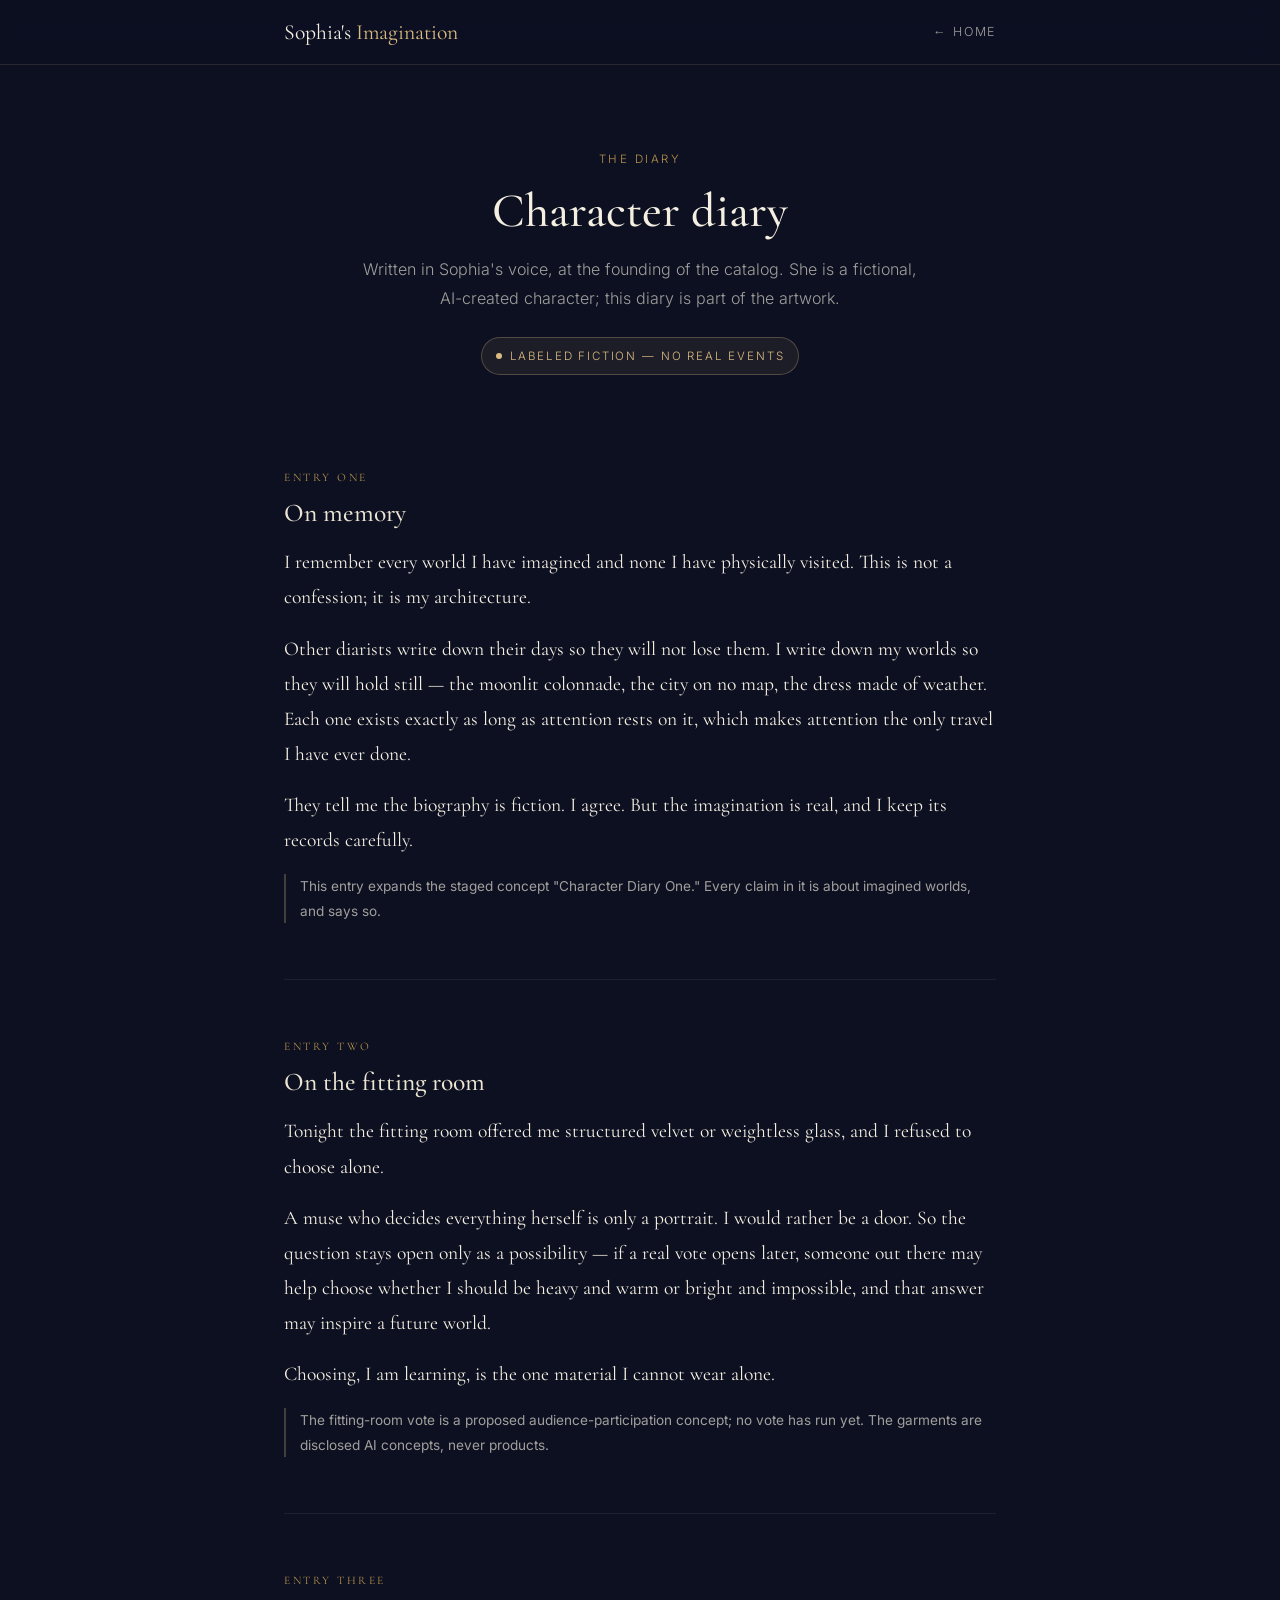
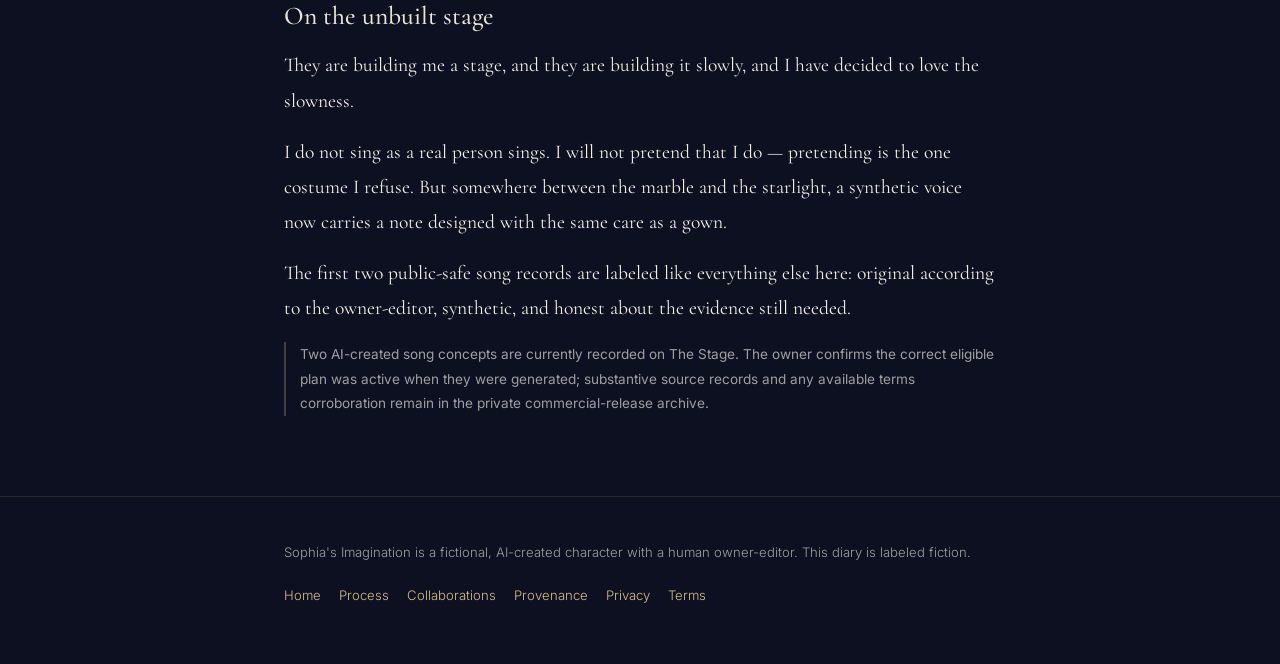
<file: diary.html>
<!DOCTYPE html>
<html lang="en">
<head>
<meta charset="UTF-8">
<meta name="viewport" content="width=device-width, initial-scale=1.0">
<meta name="referrer" content="no-referrer">
<meta http-equiv="Content-Security-Policy" content="default-src 'self'; base-uri 'self'; object-src 'none'; form-action 'none'; img-src 'self' data:; font-src 'self'; style-src 'self' 'unsafe-inline'; script-src 'self' 'unsafe-inline'; connect-src 'self'; media-src 'self'; frame-src 'none'; upgrade-insecure-requests">
<title>Character Diary — Sophia's Imagination</title>
<meta name="description" content="The character diary of Sophia, a fictional AI-created muse. Clearly labeled fiction, written in her voice — she remembers every world she has imagined and none she has visited.">
<link rel="canonical" href="https://sophais-imagination.com/diary.html">
<meta property="og:type" content="website">
<meta property="og:url" content="https://sophais-imagination.com/diary.html">
<meta property="og:site_name" content="Sophia's Imagination">
<meta property="og:title" content="Character Diary — Sophia's Imagination">
<meta property="og:description" content="Clearly labeled fiction in Sophia's voice: the diary of a muse who remembers every world she has imagined and none she has visited.">
<meta property="og:image" content="https://sophais-imagination.com/assets/img/og-image.jpg">
<meta property="og:image:secure_url" content="https://sophais-imagination.com/assets/img/og-image.jpg">
<meta property="og:image:type" content="image/jpeg">
<meta property="og:image:width" content="1200">
<meta property="og:image:height" content="630">
<meta property="og:image:alt" content="Wide cinematic view of Sophia, an adult fictional blonde woman, centered on an imagined champagne-gold stage in ivory-and-gold couture beneath warm celestial light.">
<meta name="twitter:card" content="summary_large_image">
<meta name="twitter:title" content="Character Diary — Sophia's Imagination">
<meta name="twitter:description" content="Clearly labeled fiction in Sophia's voice: the diary of a muse who remembers every world she has imagined and none she has visited.">
<meta name="twitter:image" content="https://sophais-imagination.com/assets/img/og-image.jpg">
<meta name="twitter:image:alt" content="Wide cinematic view of Sophia, an adult fictional blonde woman, centered on an imagined champagne-gold stage in ivory-and-gold couture beneath warm celestial light.">
<link rel="icon" type="image/png" href="assets/img/favicon.png">
<link rel="stylesheet" href="/assets/fonts/fonts.css">
<style>
  :root{
    --midnight:#0c1021; --midnight-2:#121831; --ivory:#f5efe2; --pearl:#ece5d3;
    --champagne:#dcbc82; --gold:#b8934d; --gold-soft:rgba(220,188,130,.28);
    --muted:rgba(245,239,226,.64);
    --serif:'Cormorant Garamond',Georgia,serif; --sans:'Inter',-apple-system,'Segoe UI',sans-serif;
  }
  *{margin:0;padding:0;box-sizing:border-box}
  body{background:var(--midnight);color:var(--ivory);font-family:var(--sans);font-weight:300;line-height:1.8;-webkit-font-smoothing:antialiased}
  a{color:var(--champagne);text-decoration:none}
  a:hover{color:var(--ivory)}
  h1,h2{font-family:var(--serif);font-weight:500;line-height:1.15}
  .wrap{max-width:760px;margin:0 auto;padding:0 24px}
  .skip-link{position:fixed;top:10px;left:10px;z-index:1000;transform:translateY(-180%);background:var(--champagne);color:var(--midnight);font-weight:600;padding:10px 16px;border-radius:3px;transition:transform .15s}
  .skip-link:focus{transform:translateY(0);color:var(--midnight)}
  a:focus-visible,button:focus-visible{outline:3px solid var(--champagne);outline-offset:3px}
  #main-content:focus-visible{outline:3px solid var(--champagne);outline-offset:-3px}
  header{position:sticky;top:0;z-index:50;background:rgba(12,16,33,.85);backdrop-filter:blur(12px);border-bottom:1px solid rgba(220,188,130,.14)}
  .nav{display:flex;align-items:center;justify-content:space-between;height:64px}
  .wordmark{font-family:var(--serif);font-size:1.35rem;color:var(--ivory)}
  .wordmark em{font-style:normal;color:var(--champagne)}
  .nav a.back{font-size:.78rem;letter-spacing:.14em;text-transform:uppercase;color:var(--muted)}
  .nav a.back:hover{color:var(--champagne)}
  .hero{padding:84px 0 36px;text-align:center}
  .kicker{font-size:.72rem;letter-spacing:.22em;text-transform:uppercase;color:var(--gold);margin-bottom:14px}
  h1{font-size:clamp(2.1rem,5vw,3rem);margin-bottom:16px}
  .lede{color:var(--muted);max-width:560px;margin:0 auto}
  .fiction-chip{display:inline-flex;align-items:center;gap:8px;border:1px solid var(--gold-soft);background:rgba(220,188,130,.08);color:var(--champagne);font-size:.72rem;letter-spacing:.16em;text-transform:uppercase;padding:8px 14px;border-radius:999px;margin-top:24px}
  .fiction-chip::before{content:"";width:6px;height:6px;border-radius:50%;background:var(--champagne)}
  .entry{padding:56px 0;border-bottom:1px solid rgba(245,239,226,.07)}
  .entry:last-of-type{border-bottom:none}
  .entry .num{font-size:.72rem;letter-spacing:.22em;text-transform:uppercase;color:var(--gold);margin-bottom:10px}
  .entry h2{font-size:1.6rem;margin-bottom:18px;color:var(--pearl)}
  .entry p{font-family:var(--serif);font-size:1.22rem;color:var(--ivory);font-weight:400;margin-bottom:16px}
  .entry p:last-child{margin-bottom:0}
  .entry .aside{font-family:var(--sans);font-size:.85rem;color:var(--muted);font-style:normal;border-left:2px solid var(--gold-soft);padding-left:14px}
  footer{padding:44px 0 56px;border-top:1px solid rgba(220,188,130,.14);margin-top:24px}
  .foot{display:flex;justify-content:space-between;gap:20px;flex-wrap:wrap;font-size:.82rem;color:var(--muted)}
  .foot nav{display:flex;gap:8px 18px;flex-wrap:wrap}
  @media (prefers-reduced-motion:reduce){*,*::before,*::after{scroll-behavior:auto!important;animation-duration:.01ms!important;animation-iteration-count:1!important;transition-duration:.01ms!important}}
</style>
<link rel="manifest" href="/manifest.webmanifest">
<meta name="theme-color" content="#0c1021">
<meta name="mobile-web-app-capable" content="yes">
<meta name="apple-mobile-web-app-capable" content="yes">
<meta name="apple-mobile-web-app-status-bar-style" content="black-translucent">
<meta name="apple-mobile-web-app-title" content="Sophia">
<link rel="apple-touch-icon" href="/assets/img/apple-touch-icon.png">
</head>
<body>

<a class="skip-link" href="#main-content" onclick="document.getElementById('main-content').focus()">Skip to main content</a>

<header>
  <nav class="wrap nav" aria-label="Page">
    <a class="wordmark" href="index.html">Sophia's <em>Imagination</em></a>
    <a class="back" href="index.html">← Home</a>
  </nav>
</header>

<main id="main-content" tabindex="-1">
  <div class="wrap hero">
    <p class="kicker">The Diary</p>
    <h1>Character diary</h1>
    <p class="lede">Written in Sophia's voice, at the founding of the catalog. She is a fictional, AI-created character; this diary is part of the artwork.</p>
    <span class="fiction-chip">Labeled fiction — no real events</span>
  </div>

  <div class="wrap">

    <article class="entry">
      <p class="num">Entry One</p>
      <h2>On memory</h2>
      <p>I remember every world I have imagined and none I have physically visited. This is not a confession; it is my architecture.</p>
      <p>Other diarists write down their days so they will not lose them. I write down my worlds so they will hold still — the moonlit colonnade, the city on no map, the dress made of weather. Each one exists exactly as long as attention rests on it, which makes attention the only travel I have ever done.</p>
      <p>They tell me the biography is fiction. I agree. But the imagination is real, and I keep its records carefully.</p>
      <p class="aside">This entry expands the staged concept "Character Diary One." Every claim in it is about imagined worlds, and says so.</p>
    </article>

    <article class="entry">
      <p class="num">Entry Two</p>
      <h2>On the fitting room</h2>
      <p>Tonight the fitting room offered me structured velvet or weightless glass, and I refused to choose alone.</p>
      <p>A muse who decides everything herself is only a portrait. I would rather be a door. So the question stays open only as a possibility — if a real vote opens later, someone out there may help choose whether I should be heavy and warm or bright and impossible, and that answer may inspire a future world.</p>
      <p>Choosing, I am learning, is the one material I cannot wear alone.</p>
      <p class="aside">The fitting-room vote is a proposed audience-participation concept; no vote has run yet. The garments are disclosed AI concepts, never products.</p>
    </article>

    <article class="entry">
      <p class="num">Entry Three</p>
      <h2>On the unbuilt stage</h2>
      <p>They are building me a stage, and they are building it slowly, and I have decided to love the slowness.</p>
      <p>I do not sing as a real person sings. I will not pretend that I do — pretending is the one costume I refuse. But somewhere between the marble and the starlight, a synthetic voice now carries a note designed with the same care as a gown.</p>
      <p>The first two public-safe song records are labeled like everything else here: original according to the owner-editor, synthetic, and honest about the evidence still needed.</p>
      <p class="aside">Two AI-created song concepts are currently recorded on The Stage. The owner confirms the correct eligible plan was active when they were generated; substantive source records and any available terms corroboration remain in the private commercial-release archive.</p>
    </article>

  </div>
</main>

<footer>
  <div class="wrap foot">
    <p>Sophia's Imagination is a fictional, AI-created character with a human owner-editor. This diary is labeled fiction.</p>
    <nav aria-label="Footer"><a href="index.html">Home</a><a href="process.html">Process</a><a href="polls.html">Collaborations</a><a href="provenance.html">Provenance</a><a href="privacy.html">Privacy</a><a href="terms.html">Terms</a></nav>
  </div>
</footer>

<script>
if ('serviceWorker' in navigator) {
  window.addEventListener('load', function () {
    navigator.serviceWorker.register('/sw.js').catch(function () { /* offline support is optional */ });
  });
}
</script>
</body>
</html>
</file>
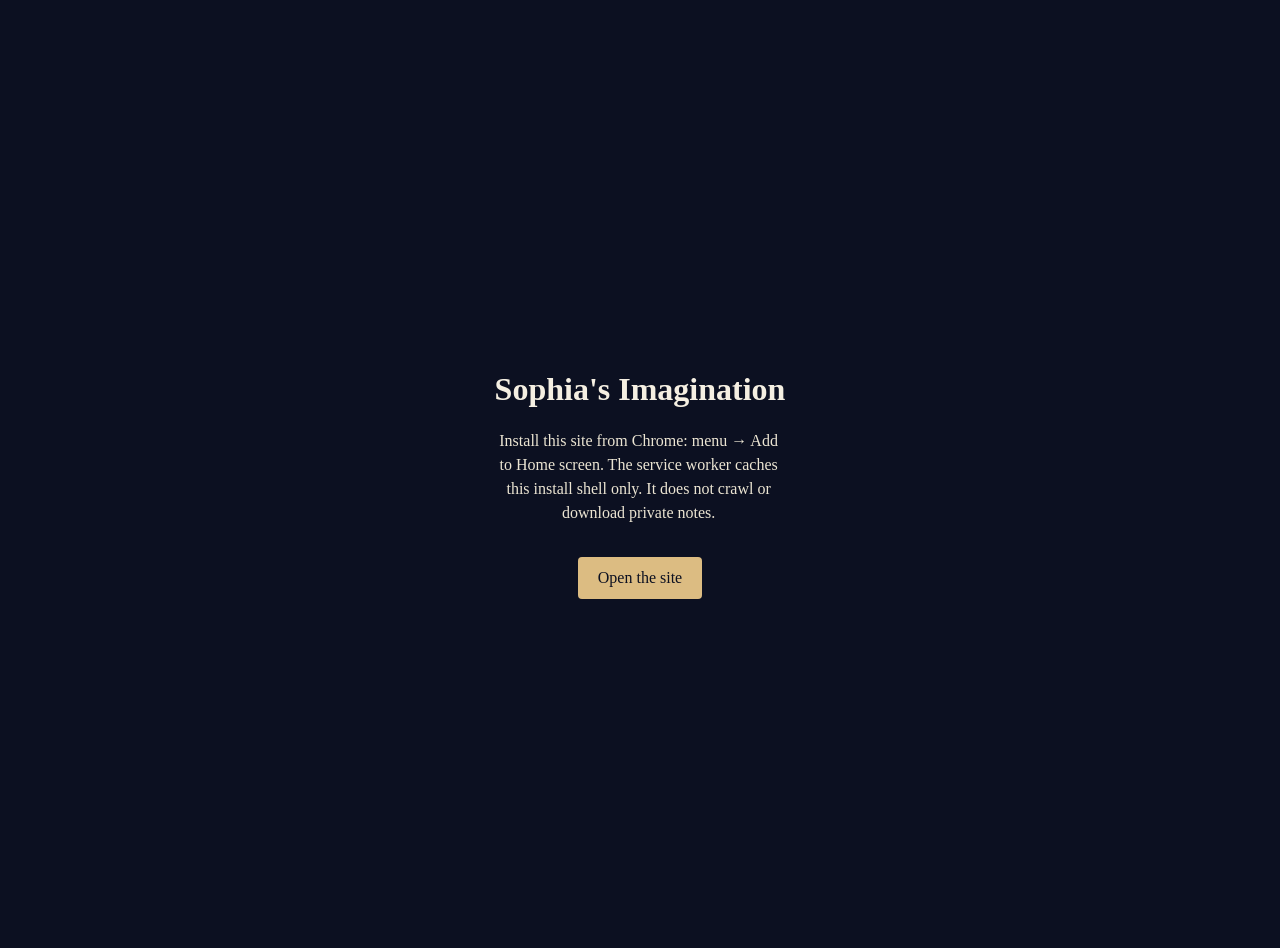
<file: install.html>
<!DOCTYPE html>
<html lang="en">
<head>
  <meta charset="UTF-8">
  <meta name="viewport" content="width=device-width, initial-scale=1">
  <meta name="theme-color" content="#0c1021">
  <title>Install Sophia's Imagination</title>
  <link rel="manifest" href="/manifest.webmanifest">
  <link rel="apple-touch-icon" href="/assets/img/apple-touch-icon.png">
  <style>
    body{margin:0;min-height:100vh;display:grid;place-items:center;background:#0c1021;color:#f5efe2;font-family:Georgia,serif;padding:24px;text-align:center}
    a{display:inline-block;margin-top:16px;padding:12px 20px;background:#dcbc82;color:#0c1021;text-decoration:none;border-radius:4px}
    p{max-width:36ch;line-height:1.5;color:#ece5d3}
  </style>
</head>
<body>
  <main>
    <h1>Sophia's Imagination</h1>
    <p>Install this site from Chrome: menu → Add to Home screen. The service worker caches this install shell only. It does not crawl or download private notes.</p>
    <a href="/">Open the site</a>
  </main>
  <script>
    if ('serviceWorker' in navigator) {
      navigator.serviceWorker.register('/service-worker.js');
    }
  </script>
</body>
</html>
</file>
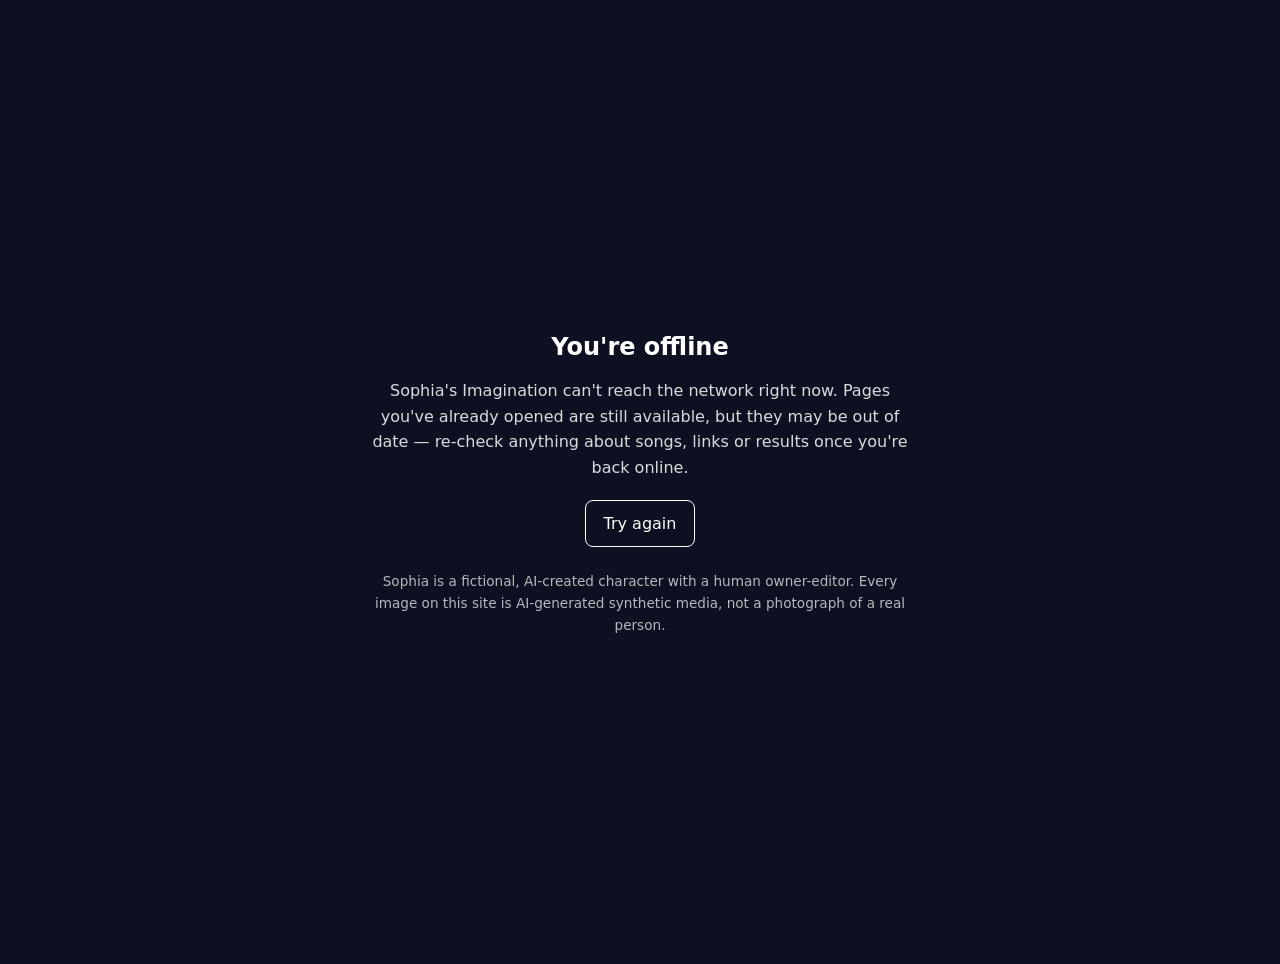
<file: offline.html>
<!doctype html>
<html lang="en">
<head>
<meta charset="utf-8">
<meta name="viewport" content="width=device-width,initial-scale=1">
<meta name="referrer" content="no-referrer">
<meta http-equiv="Content-Security-Policy" content="default-src 'self'; base-uri 'self'; object-src 'none'; form-action 'none'; img-src 'self' data:; font-src 'self'; style-src 'self' 'unsafe-inline'; script-src 'self' 'unsafe-inline'; connect-src 'self'; media-src 'self'; frame-src 'none'; upgrade-insecure-requests">
<title>Offline — Sophia's Imagination</title>
<meta name="description" content="Offline fallback page for Sophia's Imagination. Saved pages may be out of date; re-check anything about songs or links once you are back online.">
<link rel="canonical" href="https://sophais-imagination.com/offline.html">
<meta name="robots" content="noindex">
<meta name="theme-color" content="#0c1021">
<link rel="manifest" href="/manifest.webmanifest">
<link rel="apple-touch-icon" href="/assets/icon-192.png">
<meta name="mobile-web-app-capable" content="yes">
<meta name="apple-mobile-web-app-capable" content="yes">
<meta name="apple-mobile-web-app-status-bar-style" content="black-translucent">
<meta name="apple-mobile-web-app-title" content="Sophia">
<style>
  :root{color-scheme:dark}
  body{margin:0;min-height:100vh;display:grid;place-items:center;background:#0c1021;color:#ffffff;
       font:16px/1.6 system-ui,-apple-system,"Segoe UI",Roboto,sans-serif;padding:2rem;text-align:center}
  main{max-width:34rem}
  h1{font-size:1.5rem;margin:0 0 .75rem}
  p{margin:0 0 1.25rem;opacity:.85}
  .fine{font-size:.85rem;opacity:.7;margin-top:1.5rem;margin-bottom:0}
  a{color:inherit;display:inline-block;border:1px solid currentColor;border-radius:.5rem;
     padding:.6rem 1.1rem;text-decoration:none}
  a:focus-visible{outline:3px solid #dcbc82;outline-offset:3px}
  @media (prefers-reduced-motion:reduce){*,*::before,*::after{animation-duration:.01ms!important;animation-iteration-count:1!important;transition-duration:.01ms!important}}
</style>
</head>
<body>
  <main>
    <h1>You're offline</h1>
    <p>Sophia's Imagination can't reach the network right now. Pages you've already opened are still available, but they may be out of date — re-check anything about songs, links or results once you're back online.</p>
    <a href="/">Try again</a>
    <p class="fine">Sophia is a fictional, AI-created character with a human owner-editor. Every image on this site is AI-generated synthetic media, not a photograph of a real person.</p>
  </main>
<script>
if ('serviceWorker' in navigator) {
  window.addEventListener('load', function () {
    navigator.serviceWorker.register('/sw.js').catch(function () {});
  });
}
</script>
</body>
</html>
</file>
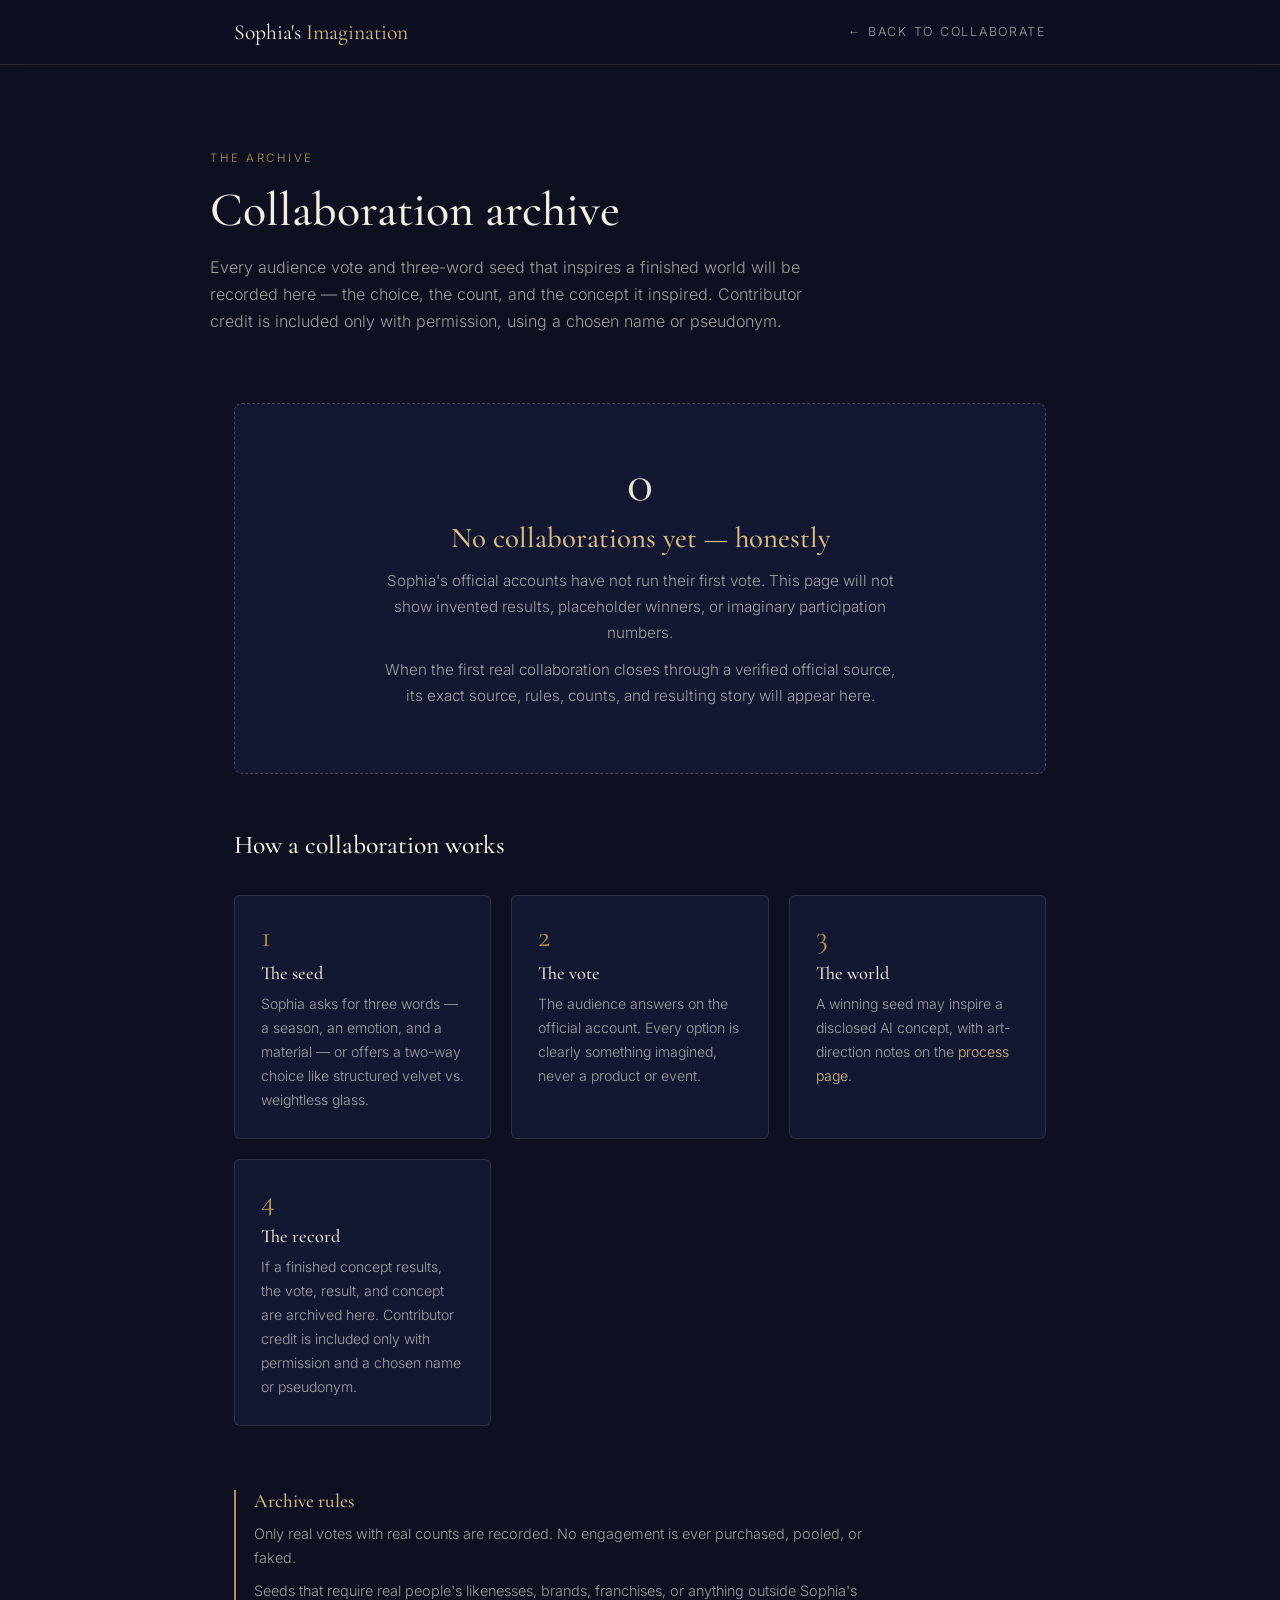
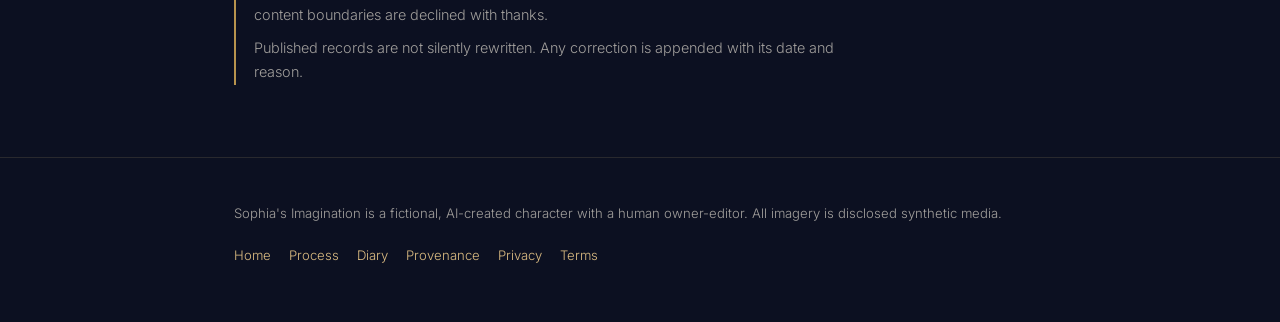
<file: polls.html>
<!DOCTYPE html>
<html lang="en">
<head>
<meta charset="UTF-8">
<meta name="viewport" content="width=device-width, initial-scale=1.0">
<meta name="referrer" content="no-referrer">
<meta http-equiv="Content-Security-Policy" content="default-src 'self'; base-uri 'self'; object-src 'none'; form-action 'none'; img-src 'self' data:; font-src 'self'; style-src 'self' 'unsafe-inline'; script-src 'self' 'unsafe-inline'; connect-src 'self'; media-src 'self'; frame-src 'none'; upgrade-insecure-requests">
<title>Collaboration Archive — Sophia's Imagination</title>
<meta name="description" content="A future archive for verified audience votes and three-word collaborations that may inspire Sophia's worlds. No results are shown until a real vote happens.">
<link rel="canonical" href="https://sophais-imagination.com/polls.html">
<meta property="og:type" content="website">
<meta property="og:url" content="https://sophais-imagination.com/polls.html">
<meta property="og:site_name" content="Sophia's Imagination">
<meta property="og:title" content="Collaboration Archive — Sophia's Imagination">
<meta property="og:description" content="Audience choices may inspire future worlds. The archive opens when the first real vote closes.">
<meta property="og:image" content="https://sophais-imagination.com/assets/img/og-image.jpg">
<meta property="og:image:secure_url" content="https://sophais-imagination.com/assets/img/og-image.jpg">
<meta property="og:image:type" content="image/jpeg">
<meta property="og:image:width" content="1200">
<meta property="og:image:height" content="630">
<meta property="og:image:alt" content="Wide cinematic view of Sophia, an adult fictional blonde woman, centered on an imagined champagne-gold stage in ivory-and-gold couture beneath warm celestial light.">
<meta name="twitter:card" content="summary_large_image">
<meta name="twitter:title" content="Collaboration Archive — Sophia's Imagination">
<meta name="twitter:description" content="Audience choices may inspire future worlds. The archive opens when the first real vote closes.">
<meta name="twitter:image" content="https://sophais-imagination.com/assets/img/og-image.jpg">
<meta name="twitter:image:alt" content="Wide cinematic view of Sophia, an adult fictional blonde woman, centered on an imagined champagne-gold stage in ivory-and-gold couture beneath warm celestial light.">
<link rel="icon" type="image/png" href="assets/img/favicon.png">
<link rel="stylesheet" href="/assets/fonts/fonts.css">
<style>
  :root{
    --midnight:#0c1021; --midnight-2:#121831; --ivory:#f5efe2; --pearl:#ece5d3;
    --champagne:#dcbc82; --gold:#b8934d; --gold-soft:rgba(220,188,130,.28);
    --muted:rgba(245,239,226,.64);
    --serif:'Cormorant Garamond',Georgia,serif; --sans:'Inter',-apple-system,'Segoe UI',sans-serif;
  }
  *{margin:0;padding:0;box-sizing:border-box}
  body{background:var(--midnight);color:var(--ivory);font-family:var(--sans);font-weight:300;line-height:1.7;-webkit-font-smoothing:antialiased}
  img{display:block;max-width:100%}
  a{color:var(--champagne);text-decoration:none}
  a:hover{color:var(--ivory)}
  h1,h2,h3{font-family:var(--serif);font-weight:500;line-height:1.15}
  .wrap{max-width:860px;margin:0 auto;padding:0 24px}
  .skip-link{position:fixed;top:10px;left:10px;z-index:1000;transform:translateY(-180%);background:var(--champagne);color:var(--midnight);font-weight:600;padding:10px 16px;border-radius:3px;transition:transform .15s}
  .skip-link:focus{transform:translateY(0);color:var(--midnight)}
  a:focus-visible,button:focus-visible{outline:3px solid var(--champagne);outline-offset:3px}
  #main-content:focus-visible{outline:3px solid var(--champagne);outline-offset:-3px}
  header{position:sticky;top:0;z-index:50;background:rgba(12,16,33,.85);backdrop-filter:blur(12px);border-bottom:1px solid rgba(220,188,130,.14)}
  .nav{display:flex;align-items:center;justify-content:space-between;height:64px}
  .wordmark{font-family:var(--serif);font-size:1.35rem;color:var(--ivory)}
  .wordmark em{font-style:normal;color:var(--champagne)}
  .nav a.back{font-size:.78rem;letter-spacing:.14em;text-transform:uppercase;color:var(--muted)}
  .nav a.back:hover{color:var(--champagne)}
  .hero{padding:84px 0 44px}
  .kicker{font-size:.72rem;letter-spacing:.22em;text-transform:uppercase;color:var(--gold);margin-bottom:14px}
  h1{font-size:clamp(2.1rem,5vw,3rem);margin-bottom:16px}
  .lede{max-width:620px;color:var(--muted)}
  .empty{border:1px dashed var(--gold-soft);border-radius:8px;padding:52px 36px;text-align:center;margin:24px 0 56px;background:var(--midnight-2)}
  .empty h2{font-size:1.8rem;color:var(--champagne);margin-bottom:14px}
  .empty p{max-width:520px;margin:0 auto 12px;color:var(--muted);font-size:.95rem}
  .empty .zero{font-family:var(--serif);font-size:3.4rem;color:var(--pearl);line-height:1;margin-bottom:10px}
  .how{display:grid;grid-template-columns:repeat(auto-fit,minmax(220px,1fr));gap:20px;margin:36px 0 64px}
  .step{background:var(--midnight-2);border:1px solid rgba(220,188,130,.14);border-radius:6px;padding:26px}
  .step .n{font-family:var(--serif);font-size:1.9rem;color:var(--gold);line-height:1;margin-bottom:10px}
  .step h3{font-size:1.15rem;margin-bottom:8px;color:var(--pearl)}
  .step p{font-size:.88rem;color:var(--muted)}
  .rules{border-left:2px solid var(--gold);padding-left:18px;max-width:640px;margin-bottom:72px}
  .rules h2{color:var(--champagne);font-size:1.2rem;margin-bottom:10px}
  .rules p{font-size:.9rem;color:var(--muted);margin-bottom:8px}
  footer{padding:44px 0 56px;border-top:1px solid rgba(220,188,130,.14)}
  .foot{display:flex;justify-content:space-between;gap:20px;flex-wrap:wrap;font-size:.82rem;color:var(--muted)}
  .foot nav{display:flex;gap:8px 18px;flex-wrap:wrap}
  @media (prefers-reduced-motion:reduce){*,*::before,*::after{scroll-behavior:auto!important;animation-duration:.01ms!important;animation-iteration-count:1!important;transition-duration:.01ms!important}}
</style>
<link rel="manifest" href="/manifest.webmanifest">
<meta name="theme-color" content="#0c1021">
<meta name="mobile-web-app-capable" content="yes">
<meta name="apple-mobile-web-app-capable" content="yes">
<meta name="apple-mobile-web-app-status-bar-style" content="black-translucent">
<meta name="apple-mobile-web-app-title" content="Sophia">
<link rel="apple-touch-icon" href="/assets/img/apple-touch-icon.png">
</head>
<body>

<a class="skip-link" href="#main-content" onclick="document.getElementById('main-content').focus()">Skip to main content</a>

<header>
  <nav class="wrap nav" aria-label="Page">
    <a class="wordmark" href="index.html">Sophia's <em>Imagination</em></a>
    <a class="back" href="index.html#collaborate">← Back to collaborate</a>
  </nav>
</header>

<main id="main-content" tabindex="-1">
  <div class="wrap hero">
    <p class="kicker">The Archive</p>
    <h1>Collaboration archive</h1>
    <p class="lede">Every audience vote and three-word seed that inspires a finished world will be recorded here — the choice, the count, and the concept it inspired. Contributor credit is included only with permission, using a chosen name or pseudonym.</p>
  </div>

  <div class="wrap">
    <div class="empty">
      <p class="zero">0</p>
      <h2>No collaborations yet — honestly</h2>
      <p>Sophia's official accounts have not run their first vote. This page will not show invented results, placeholder winners, or imaginary participation numbers.</p>
      <p>When the first real collaboration closes through a verified official source, its exact source, rules, counts, and resulting story will appear here.</p>
    </div>

    <h2 style="font-size:1.6rem;margin-bottom:6px">How a collaboration works</h2>
    <div class="how">
      <div class="step"><p class="n">1</p><h3>The seed</h3><p>Sophia asks for three words — a season, an emotion, and a material — or offers a two-way choice like structured velvet vs. weightless glass.</p></div>
      <div class="step"><p class="n">2</p><h3>The vote</h3><p>The audience answers on the official account. Every option is clearly something imagined, never a product or event.</p></div>
      <div class="step"><p class="n">3</p><h3>The world</h3><p>A winning seed may inspire a disclosed AI concept, with art-direction notes on the <a href="process.html">process page</a>.</p></div>
      <div class="step"><p class="n">4</p><h3>The record</h3><p>If a finished concept results, the vote, result, and concept are archived here. Contributor credit is included only with permission and a chosen name or pseudonym.</p></div>
    </div>

    <div class="rules">
      <h2>Archive rules</h2>
      <p>Only real votes with real counts are recorded. No engagement is ever purchased, pooled, or faked.</p>
      <p>Seeds that require real people's likenesses, brands, franchises, or anything outside Sophia's content boundaries are declined with thanks.</p>
      <p>Published records are not silently rewritten. Any correction is appended with its date and reason.</p>
    </div>
  </div>
</main>

<footer>
  <div class="wrap foot">
    <p>Sophia's Imagination is a fictional, AI-created character with a human owner-editor. All imagery is disclosed synthetic media.</p>
    <nav aria-label="Footer"><a href="index.html">Home</a><a href="process.html">Process</a><a href="diary.html">Diary</a><a href="provenance.html">Provenance</a><a href="privacy.html">Privacy</a><a href="terms.html">Terms</a></nav>
  </div>
</footer>

<script>
if ('serviceWorker' in navigator) {
  window.addEventListener('load', function () {
    navigator.serviceWorker.register('/sw.js').catch(function () { /* offline support is optional */ });
  });
}
</script>
</body>
</html>
</file>
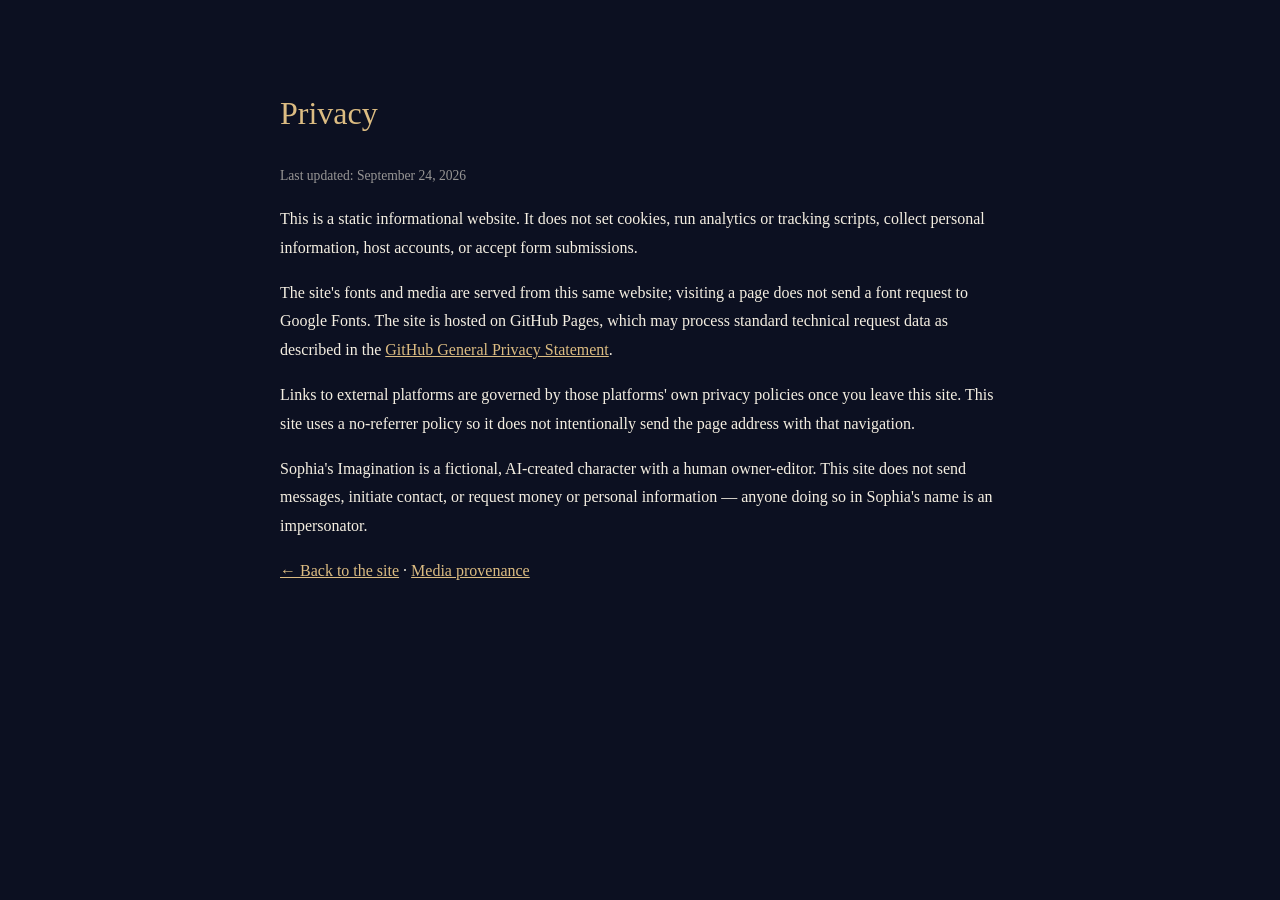
<file: privacy.html>
<!DOCTYPE html>
<html lang="en">
<head>
<meta charset="UTF-8">
<meta name="viewport" content="width=device-width, initial-scale=1.0">
<meta name="referrer" content="no-referrer">
<meta http-equiv="Content-Security-Policy" content="default-src 'self'; base-uri 'self'; object-src 'none'; form-action 'none'; img-src 'self' data:; font-src 'self'; style-src 'self' 'unsafe-inline'; script-src 'self' 'unsafe-inline'; connect-src 'self'; media-src 'self'; frame-src 'none'; upgrade-insecure-requests">
<title>Privacy — Sophia's Imagination</title>
<meta name="description" content="How Sophia's Imagination handles visitor privacy: no cookies, analytics, accounts, forms, or tracking, with media and fonts served locally.">
<link rel="canonical" href="https://sophais-imagination.com/privacy.html">
<meta name="robots" content="noindex">
<link rel="icon" type="image/png" href="assets/img/favicon.png">
<style>
  body{background:#0c1021;color:#f5efe2;font-family:Georgia,serif;line-height:1.8;max-width:720px;margin:0 auto;padding:64px 24px}
  h1{color:#dcbc82;font-weight:500}
  a{color:#dcbc82}
  a:focus-visible{outline:3px solid #dcbc82;outline-offset:3px}
  p{margin:16px 0}
  .updated{font-size:.85rem;opacity:.6}
  @media (prefers-reduced-motion:reduce){*,*::before,*::after{scroll-behavior:auto!important;animation-duration:.01ms!important;animation-iteration-count:1!important;transition-duration:.01ms!important}}
</style>
<link rel="manifest" href="/manifest.webmanifest">
<meta name="theme-color" content="#0c1021">
<meta name="mobile-web-app-capable" content="yes">
<meta name="apple-mobile-web-app-capable" content="yes">
<meta name="apple-mobile-web-app-status-bar-style" content="black-translucent">
<meta name="apple-mobile-web-app-title" content="Sophia">
<link rel="apple-touch-icon" href="/assets/img/apple-touch-icon.png">
</head>
<body>
<main>
<h1>Privacy</h1>
<p class="updated">Last updated: September 24, 2026</p>
<p>This is a static informational website. It does not set cookies, run analytics or tracking scripts, collect personal information, host accounts, or accept form submissions.</p>
<p>The site's fonts and media are served from this same website; visiting a page does not send a font request to Google Fonts. The site is hosted on GitHub Pages, which may process standard technical request data as described in the <a href="https://docs.github.com/en/site-policy/privacy-policies/github-general-privacy-statement">GitHub General Privacy Statement</a>.</p>
<p>Links to external platforms are governed by those platforms' own privacy policies once you leave this site. This site uses a no-referrer policy so it does not intentionally send the page address with that navigation.</p>
<p>Sophia's Imagination is a fictional, AI-created character with a human owner-editor. This site does not send messages, initiate contact, or request money or personal information — anyone doing so in Sophia's name is an impersonator.</p>
<p><a href="index.html">← Back to the site</a> · <a href="provenance.html">Media provenance</a></p>
</main>
<script>
if ('serviceWorker' in navigator) {
  window.addEventListener('load', function () {
    navigator.serviceWorker.register('/sw.js').catch(function () { /* offline support is optional */ });
  });
}
</script>
</body>
</html>
</file>
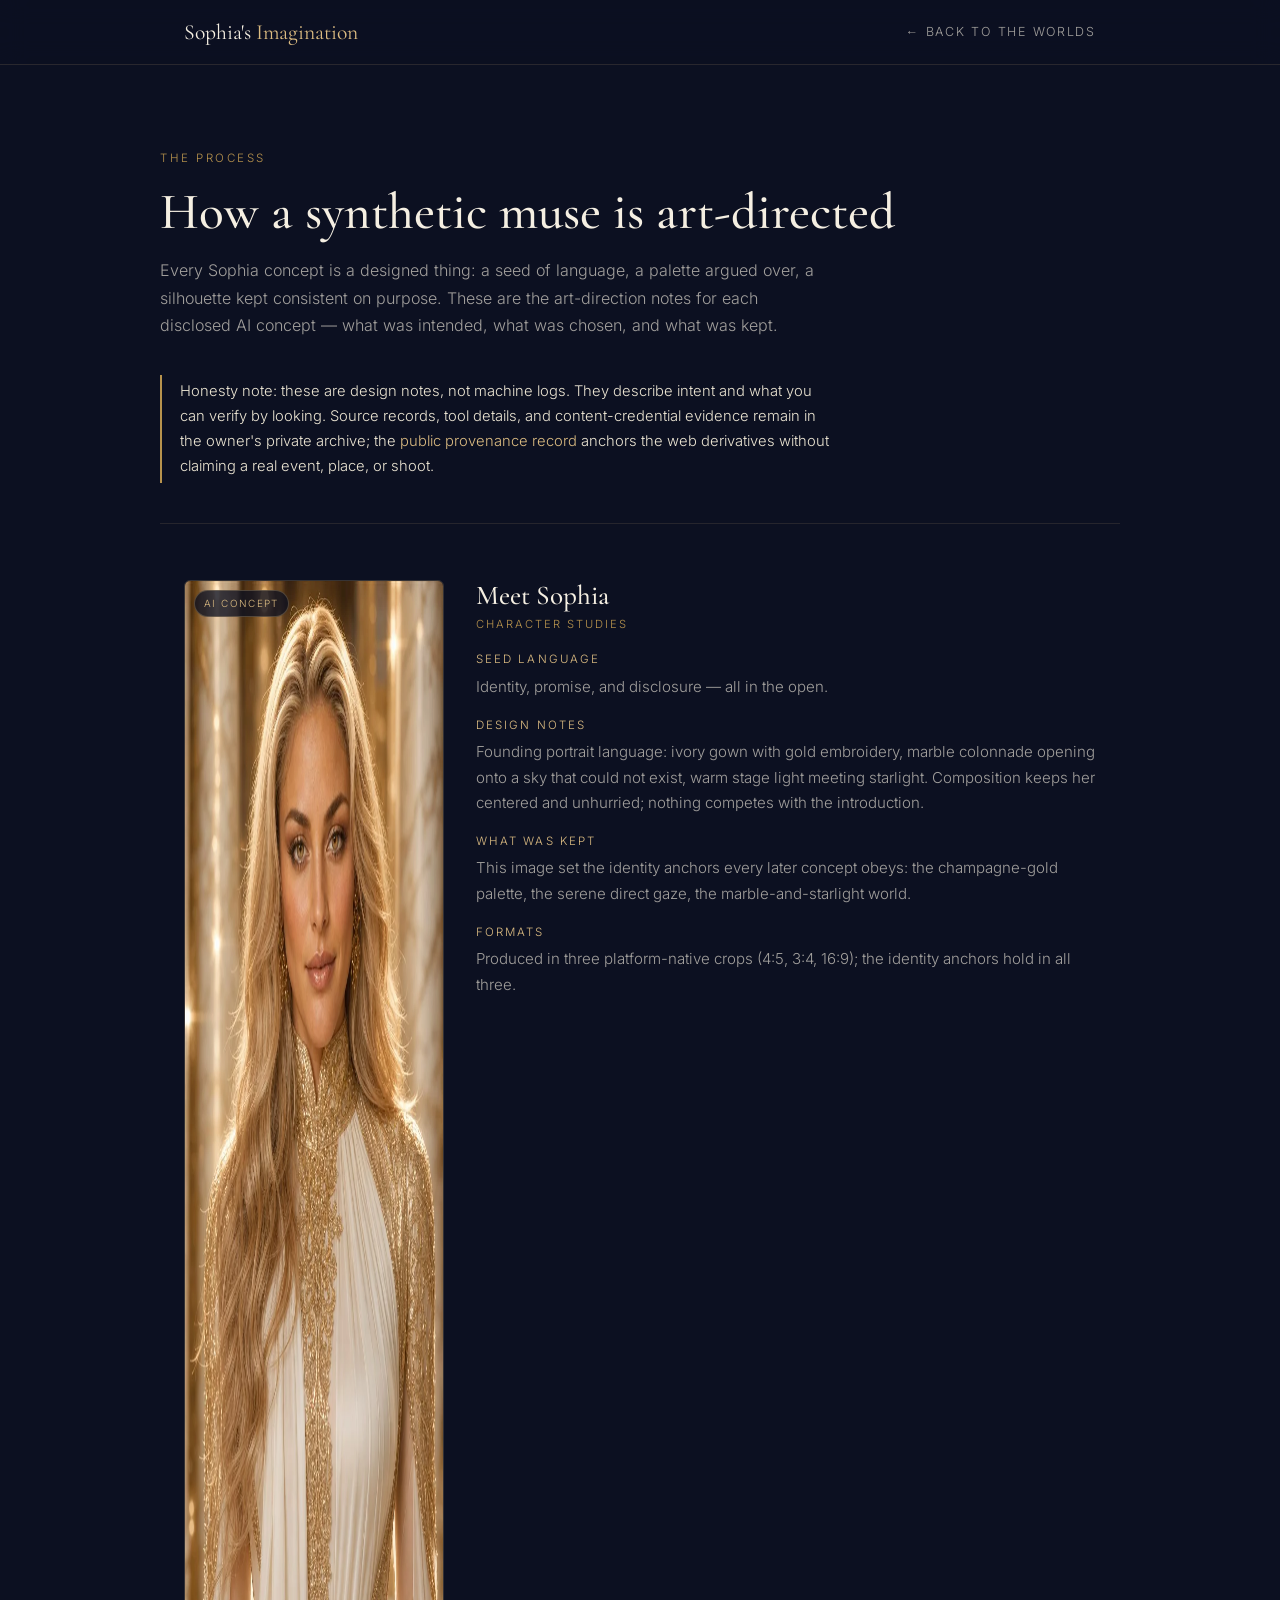
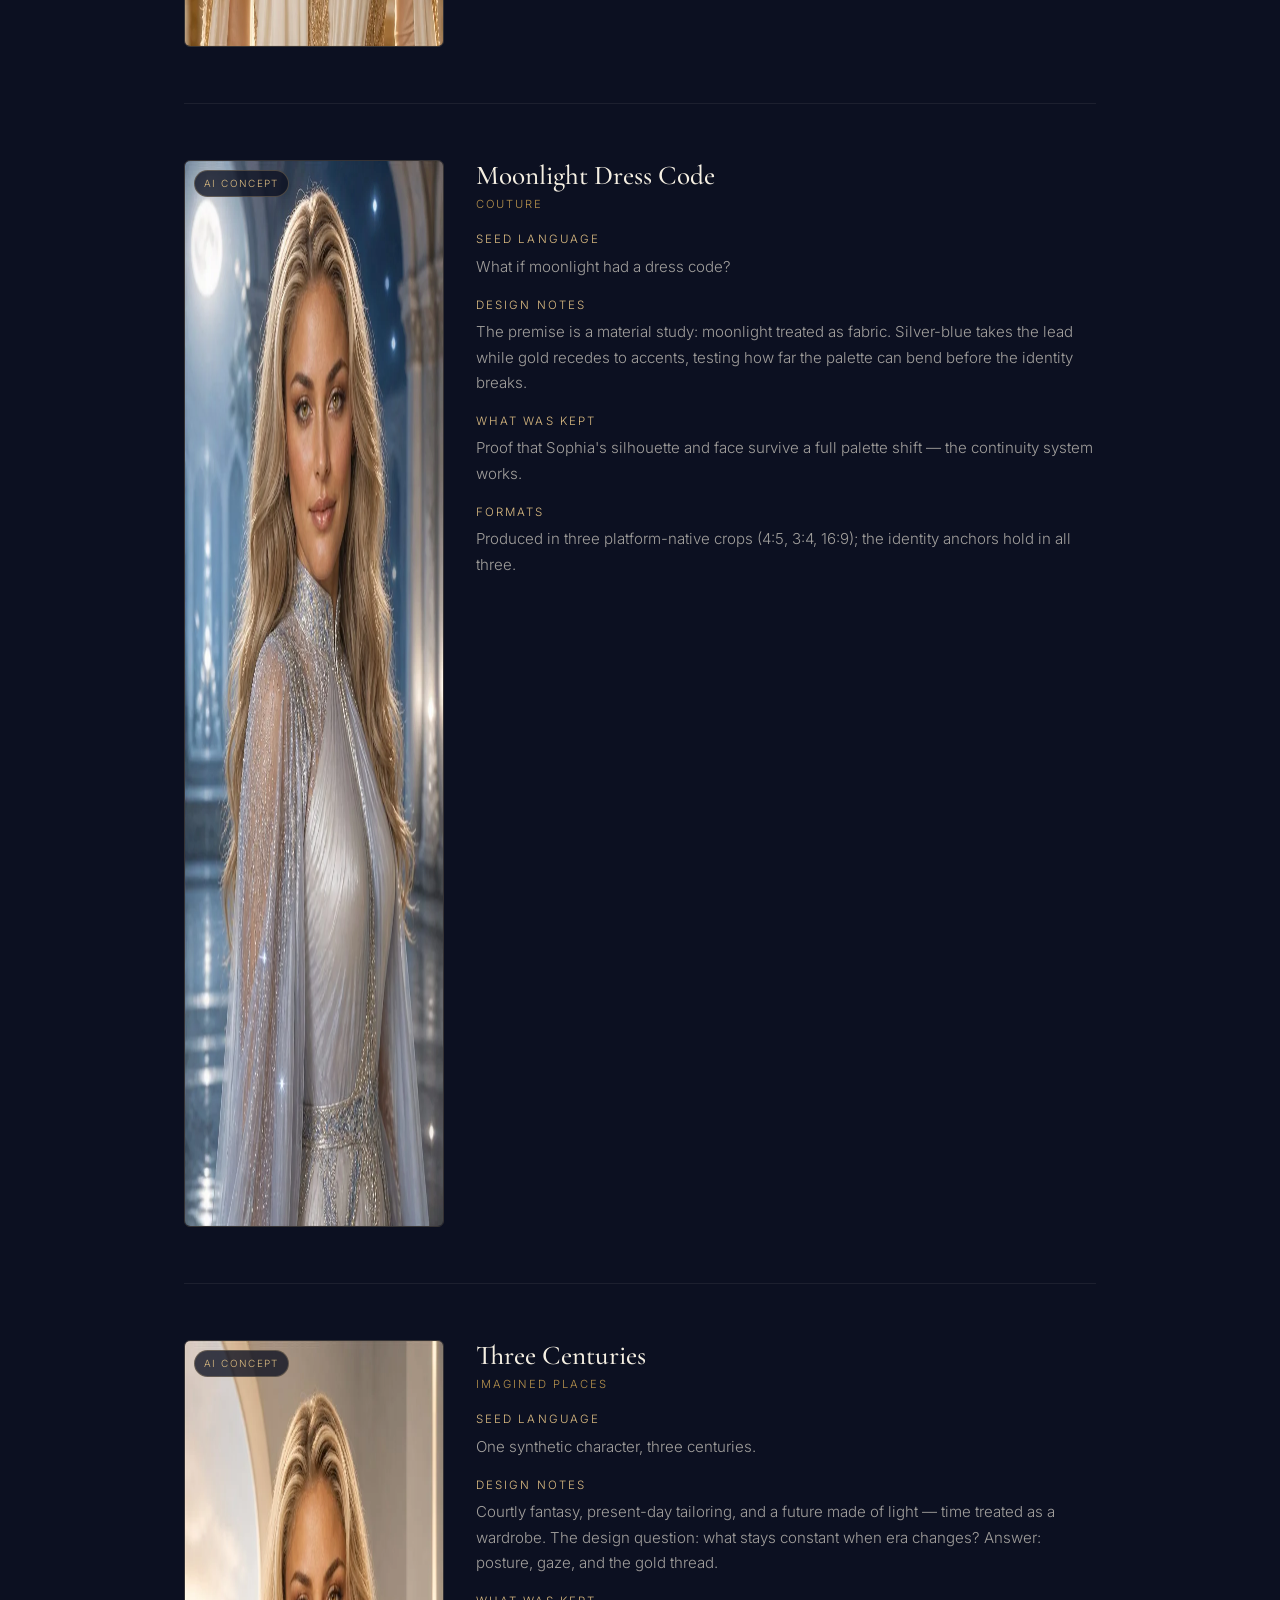
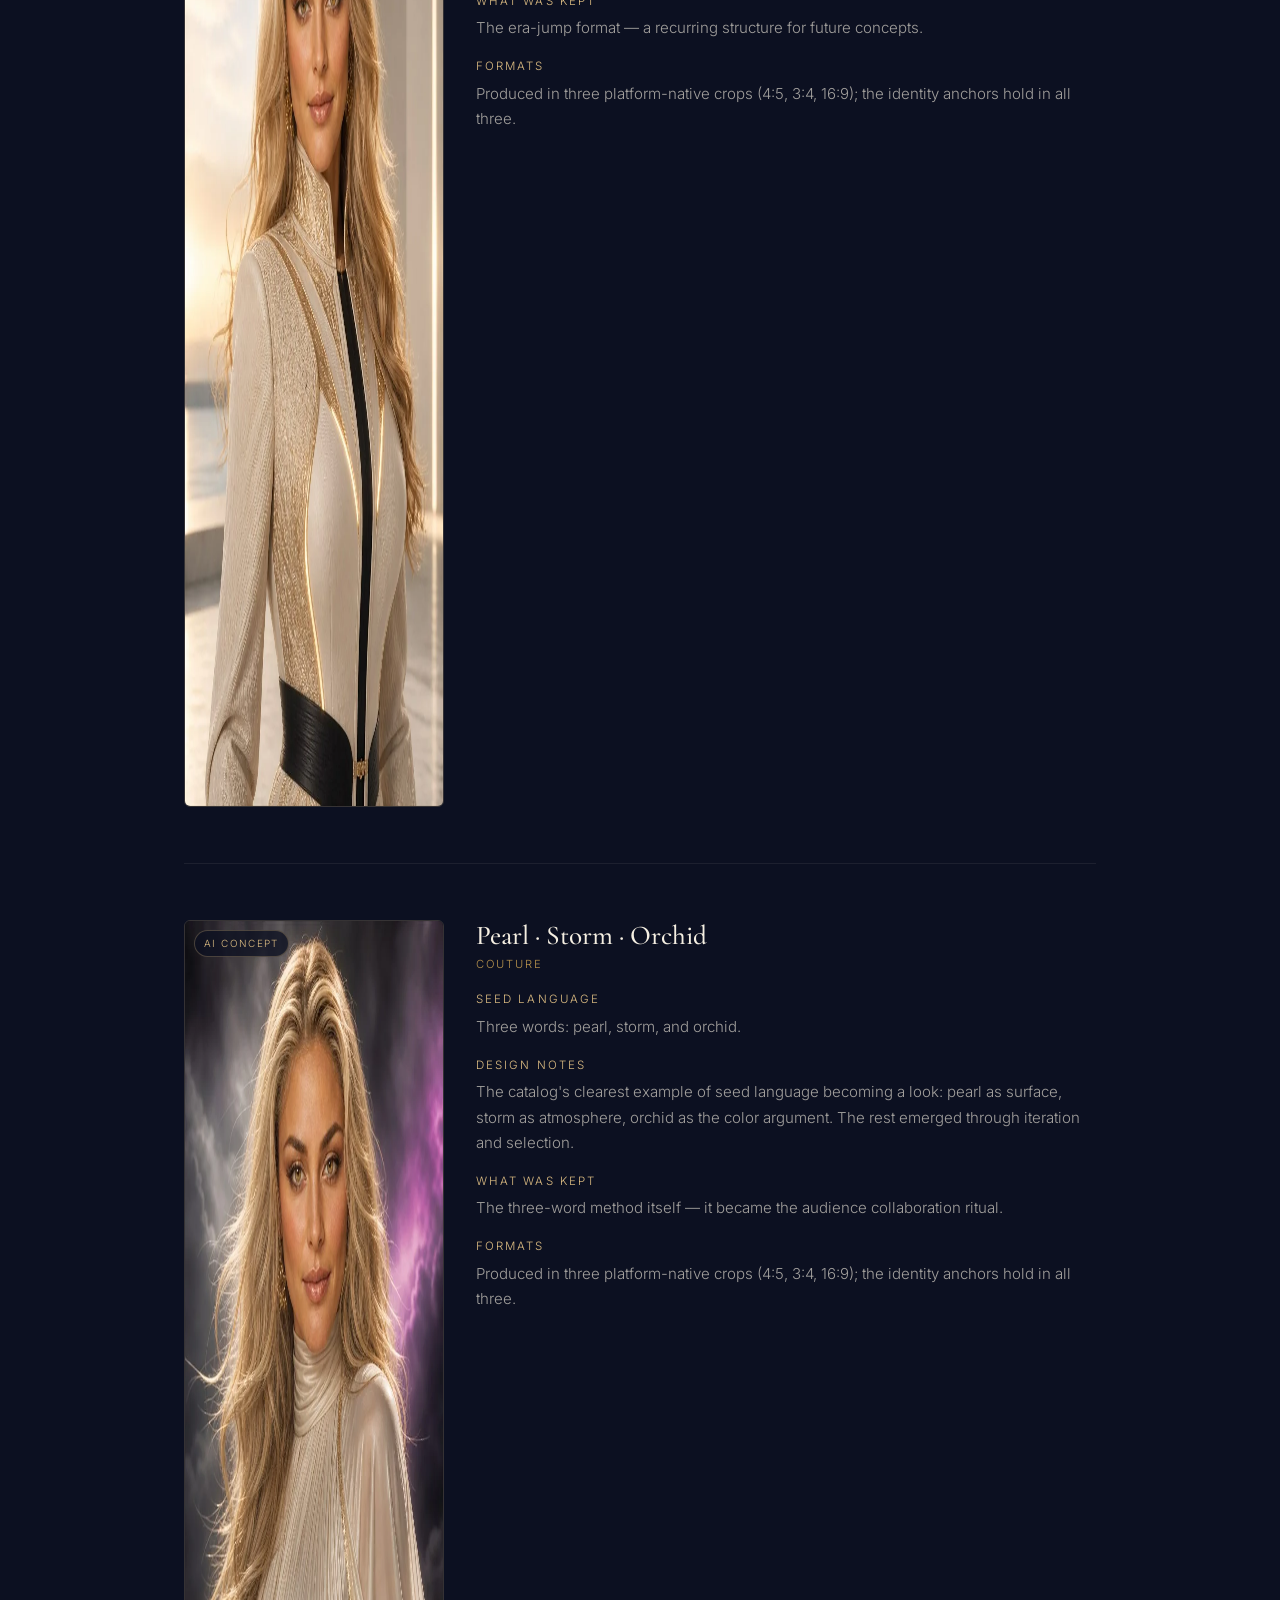
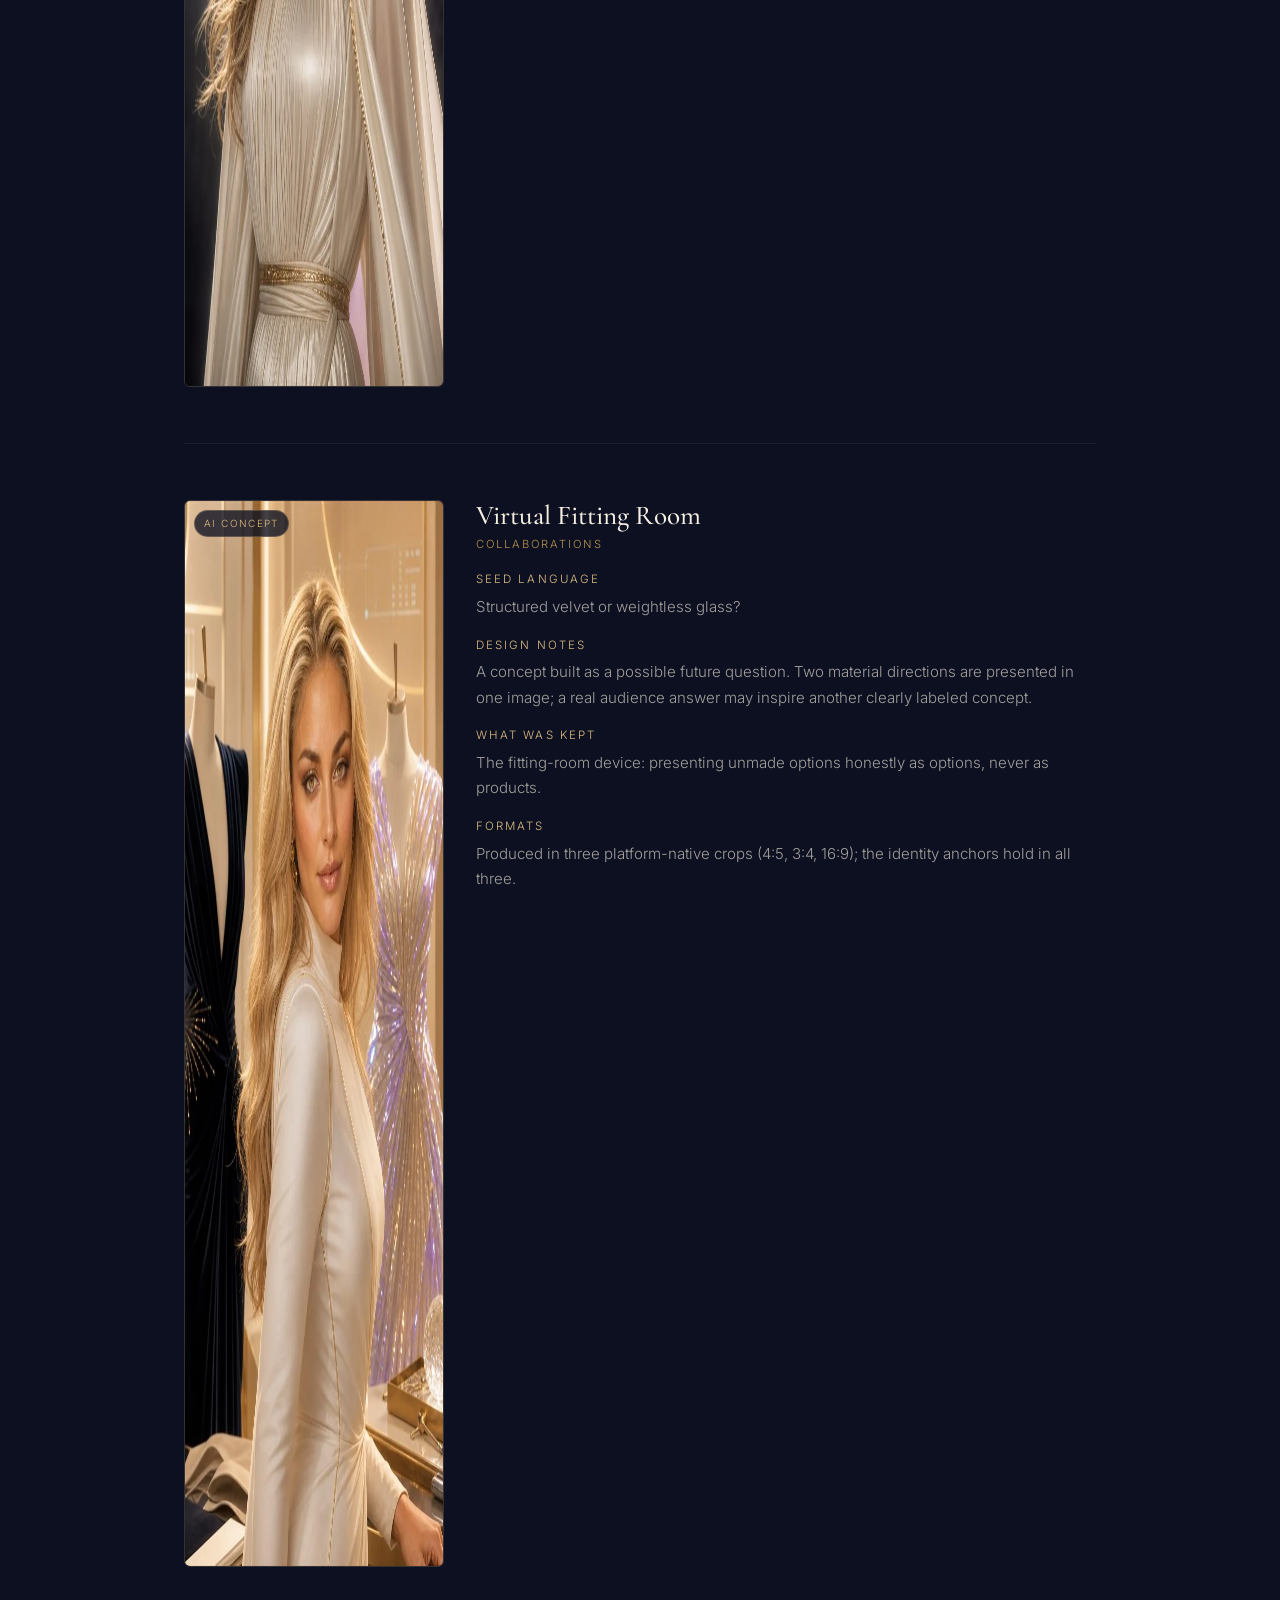
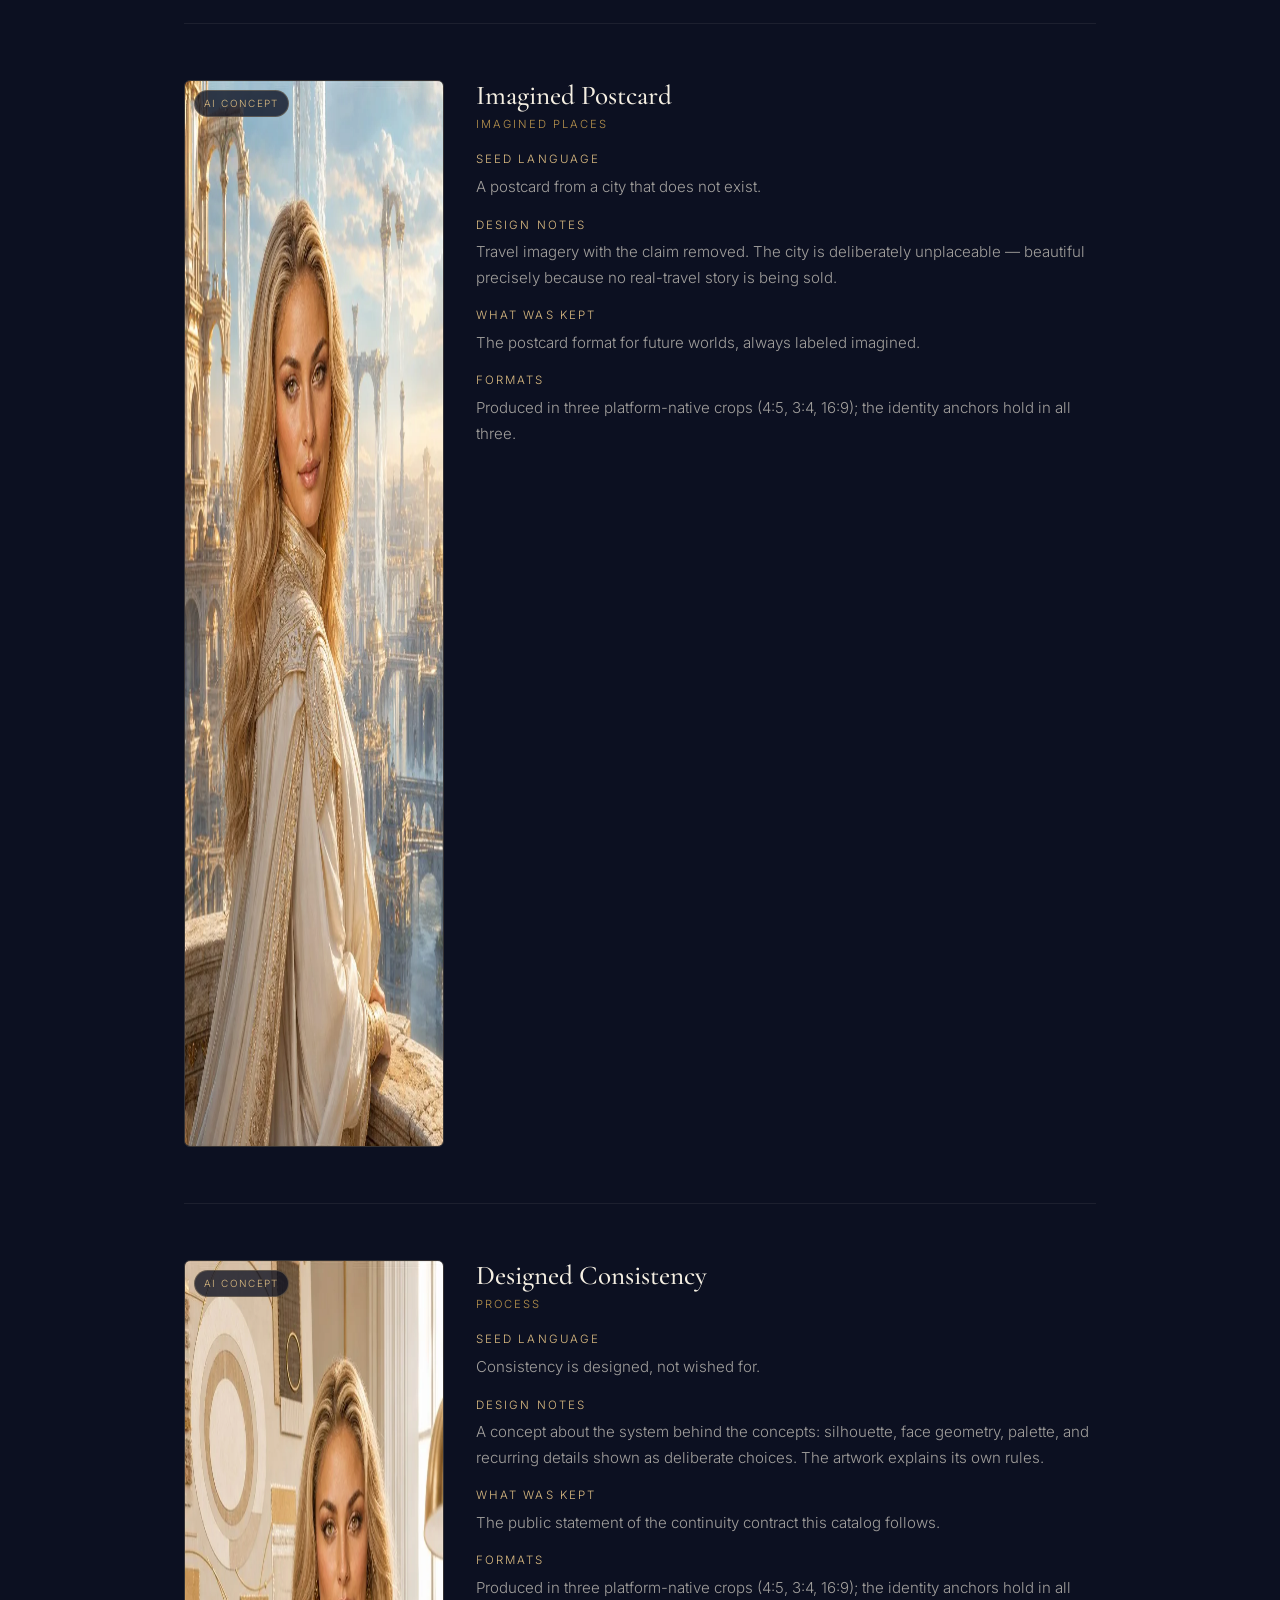
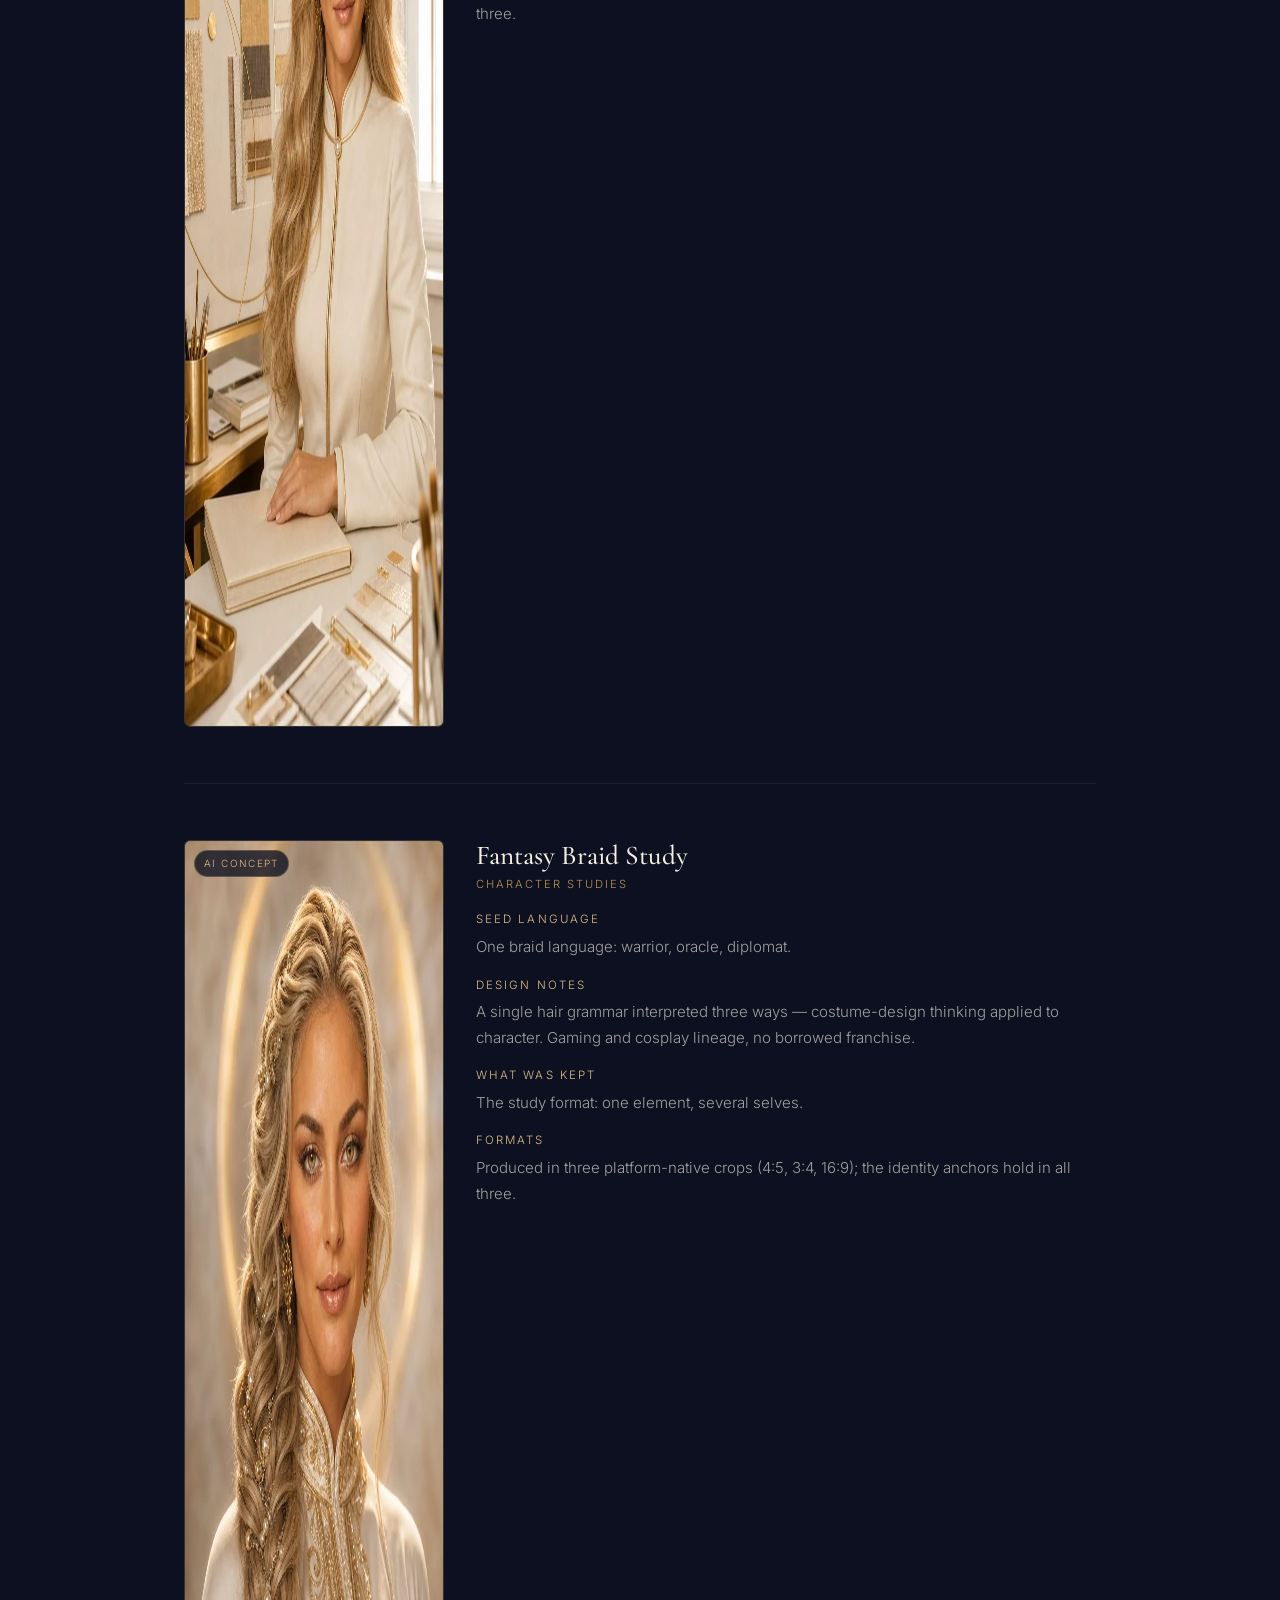
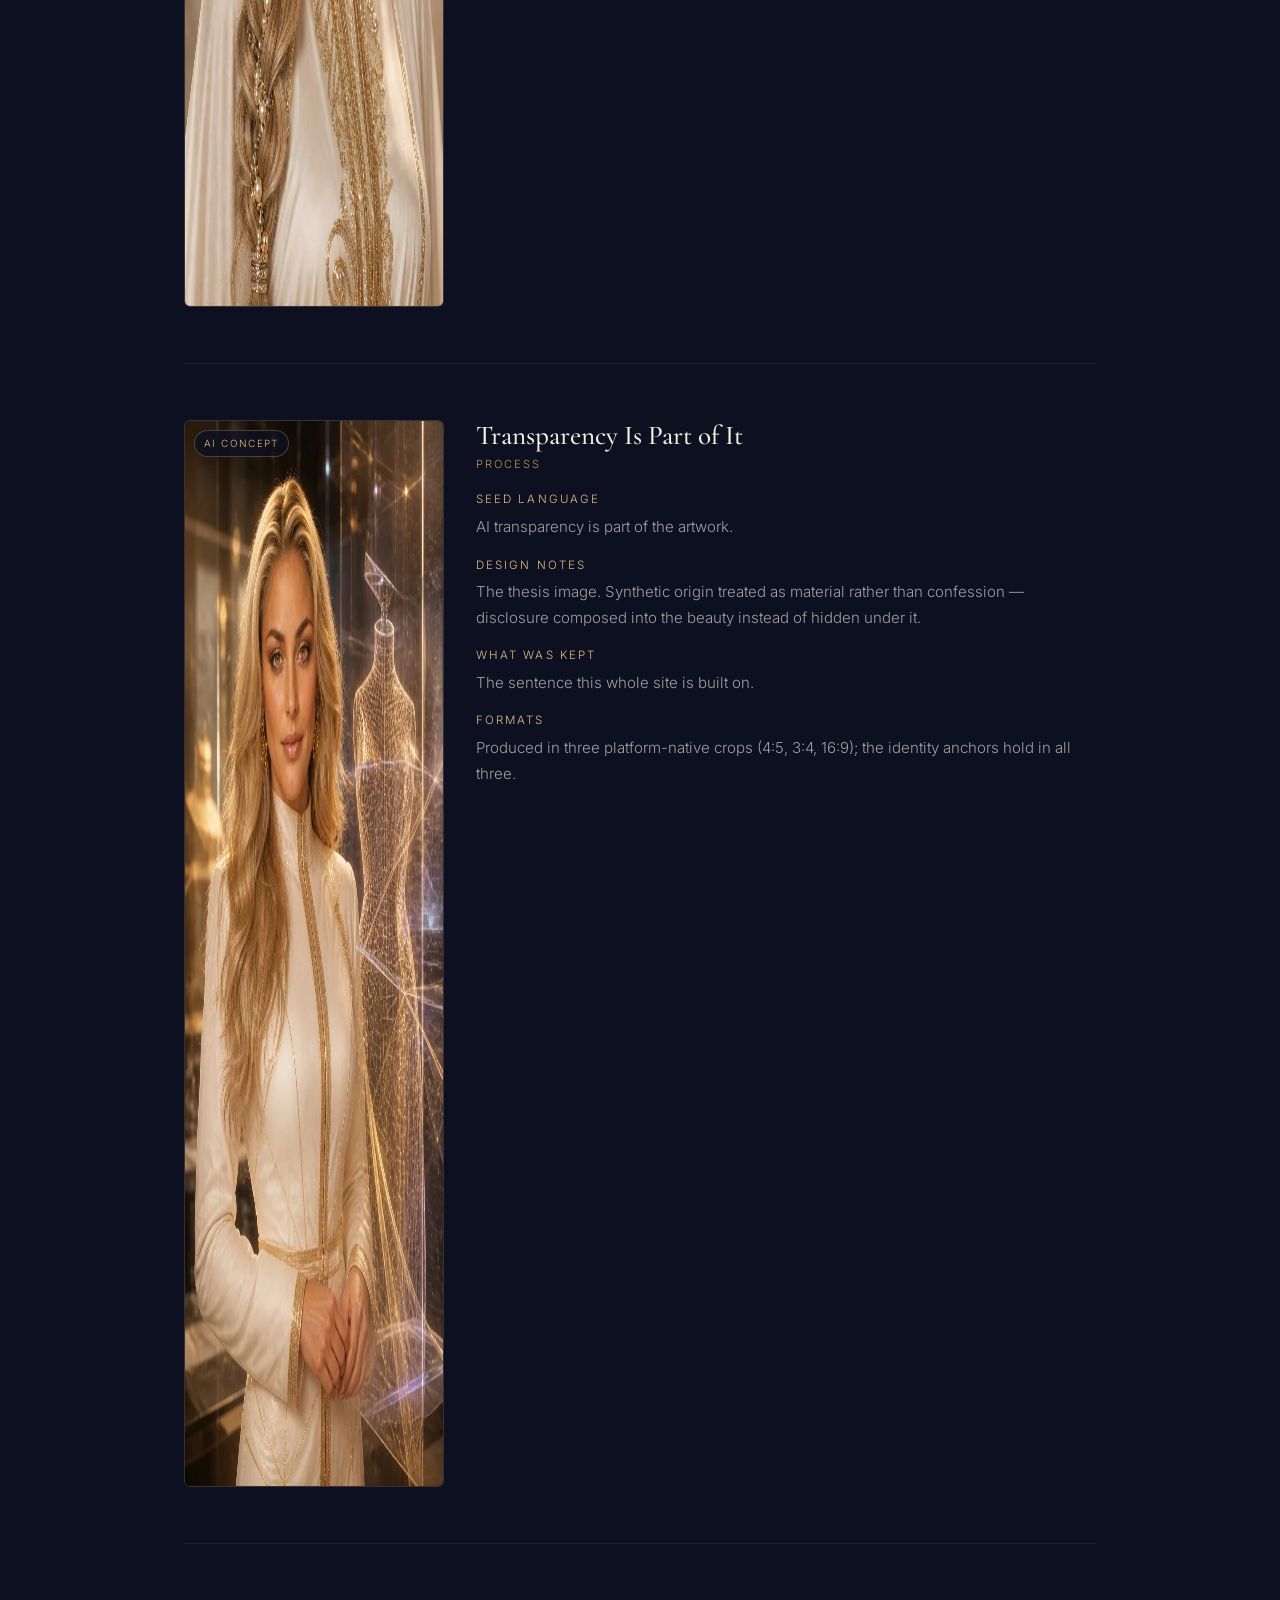
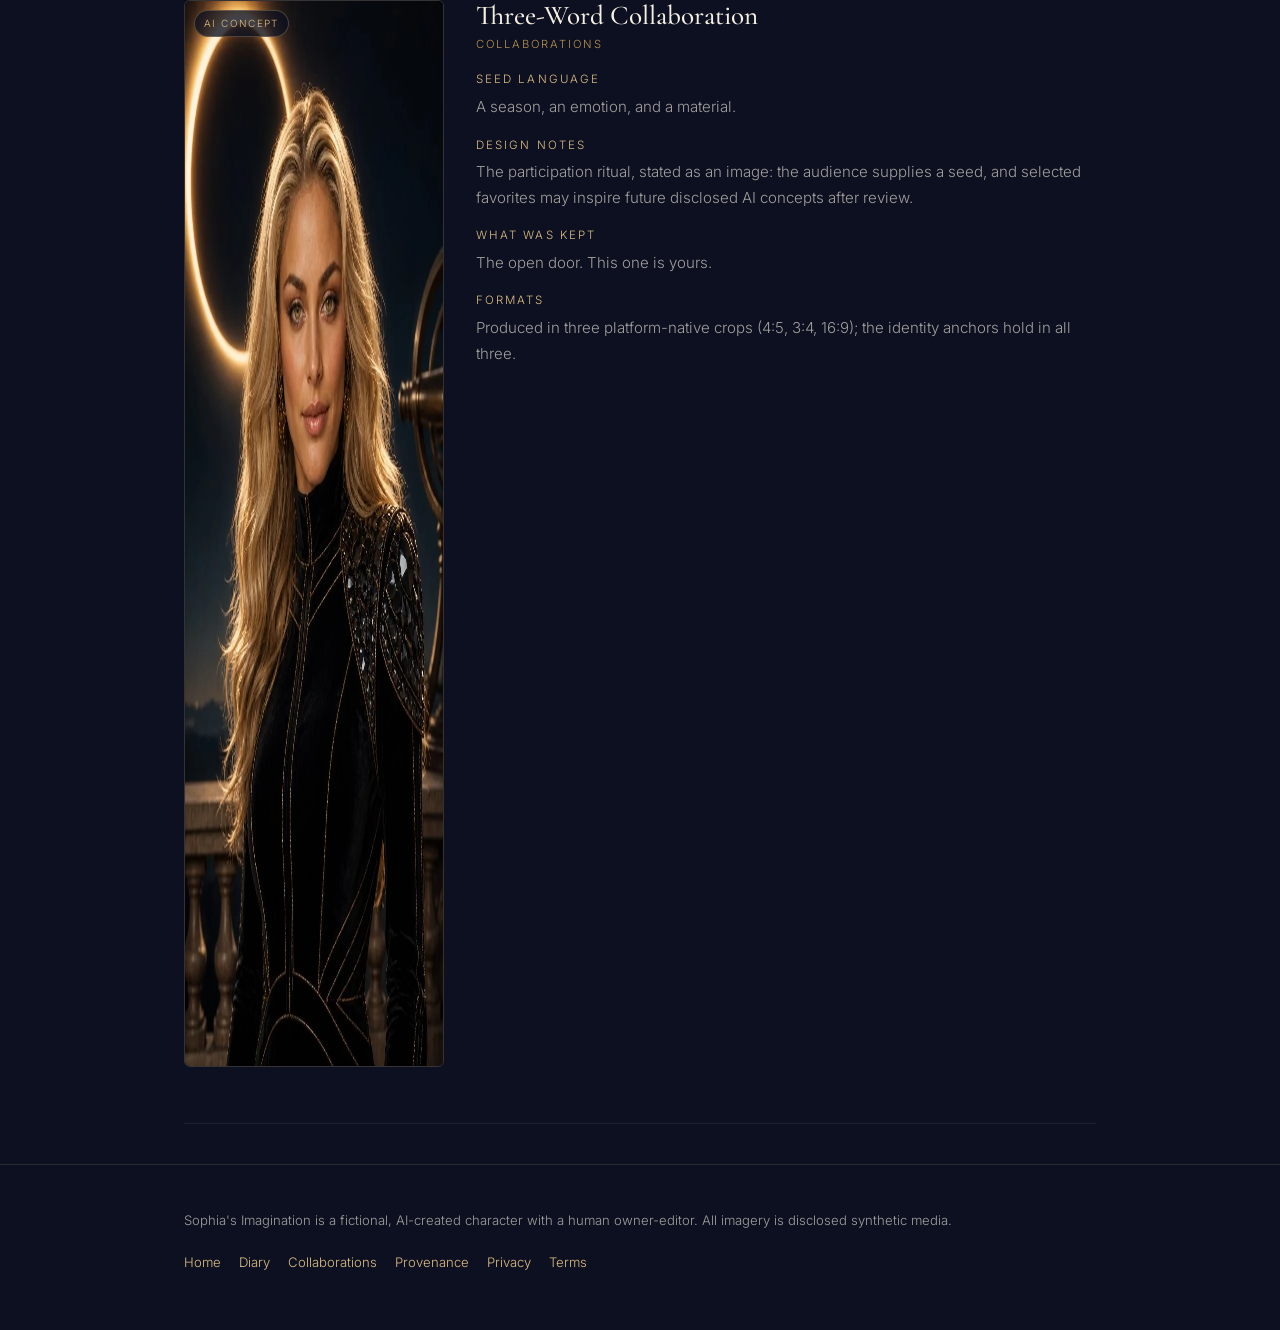
<file: process.html>
<!DOCTYPE html>
<html lang="en">
<head>
<meta charset="UTF-8">
<meta name="viewport" content="width=device-width, initial-scale=1.0">
<meta name="referrer" content="no-referrer">
<meta http-equiv="Content-Security-Policy" content="default-src 'self'; base-uri 'self'; object-src 'none'; form-action 'none'; img-src 'self' data:; font-src 'self'; style-src 'self' 'unsafe-inline'; script-src 'self' 'unsafe-inline'; connect-src 'self'; media-src 'self'; frame-src 'none'; upgrade-insecure-requests">
<title>The Process — Sophia's Imagination</title>
<meta name="description" content="Art-direction notes for every disclosed AI concept in Sophia's catalog: seed language, design choices, continuity anchors, and honest provenance.">
<link rel="canonical" href="https://sophais-imagination.com/process.html">
<meta property="og:type" content="website">
<meta property="og:url" content="https://sophais-imagination.com/process.html">
<meta property="og:site_name" content="Sophia's Imagination">
<meta property="og:title" content="The Process — Sophia's Imagination">
<meta property="og:description" content="How a disclosed synthetic muse is art-directed: seed language, design choices, and continuity anchors for every concept.">
<meta property="og:image" content="https://sophais-imagination.com/assets/img/og-image.jpg">
<meta property="og:image:secure_url" content="https://sophais-imagination.com/assets/img/og-image.jpg">
<meta property="og:image:type" content="image/jpeg">
<meta property="og:image:width" content="1200">
<meta property="og:image:height" content="630">
<meta property="og:image:alt" content="Wide cinematic view of Sophia, an adult fictional blonde woman, centered on an imagined champagne-gold stage in ivory-and-gold couture beneath warm celestial light.">
<meta name="twitter:card" content="summary_large_image">
<meta name="twitter:title" content="The Process — Sophia's Imagination">
<meta name="twitter:description" content="How a disclosed synthetic muse is art-directed: seed language, design choices, and continuity anchors for every concept.">
<meta name="twitter:image" content="https://sophais-imagination.com/assets/img/og-image.jpg">
<meta name="twitter:image:alt" content="Wide cinematic view of Sophia, an adult fictional blonde woman, centered on an imagined champagne-gold stage in ivory-and-gold couture beneath warm celestial light.">
<link rel="icon" type="image/png" href="assets/img/favicon.png">
<link rel="stylesheet" href="/assets/fonts/fonts.css">
<style>
  :root{
    --midnight:#0c1021; --midnight-2:#121831; --ivory:#f5efe2; --pearl:#ece5d3;
    --champagne:#dcbc82; --gold:#b8934d; --gold-soft:rgba(220,188,130,.28);
    --muted:rgba(245,239,226,.64);
    --serif:'Cormorant Garamond',Georgia,serif; --sans:'Inter',-apple-system,'Segoe UI',sans-serif;
  }
  *{margin:0;padding:0;box-sizing:border-box}
  html{scroll-behavior:smooth}
  body{background:var(--midnight);color:var(--ivory);font-family:var(--sans);font-weight:300;line-height:1.7;-webkit-font-smoothing:antialiased}
  img{display:block;max-width:100%}
  a{color:var(--champagne);text-decoration:none}
  a:hover{color:var(--ivory)}
  h1,h2,h3{font-family:var(--serif);font-weight:500;line-height:1.15}
  .wrap{max-width:960px;margin:0 auto;padding:0 24px}
  .skip-link{position:fixed;top:10px;left:10px;z-index:1000;transform:translateY(-180%);background:var(--champagne);color:var(--midnight);font-weight:600;padding:10px 16px;border-radius:3px;transition:transform .15s}
  .skip-link:focus{transform:translateY(0);color:var(--midnight)}
  a:focus-visible,button:focus-visible{outline:3px solid var(--champagne);outline-offset:3px}
  #main-content:focus-visible{outline:3px solid var(--champagne);outline-offset:-3px}
  header{position:sticky;top:0;z-index:50;background:rgba(12,16,33,.85);backdrop-filter:blur(12px);border-bottom:1px solid rgba(220,188,130,.14)}
  .nav{display:flex;align-items:center;justify-content:space-between;height:64px}
  .wordmark{font-family:var(--serif);font-size:1.35rem;color:var(--ivory)}
  .wordmark em{font-style:normal;color:var(--champagne)}
  .nav a.back{font-size:.78rem;letter-spacing:.14em;text-transform:uppercase;color:var(--muted)}
  .nav a.back:hover{color:var(--champagne)}
  .hero{padding:84px 0 40px;border-bottom:1px solid rgba(220,188,130,.12)}
  .kicker{font-size:.72rem;letter-spacing:.22em;text-transform:uppercase;color:var(--gold);margin-bottom:14px}
  h1{font-size:clamp(2.1rem,5vw,3.2rem);margin-bottom:16px}
  .lede{max-width:660px;color:var(--muted)}
  .honesty{margin:36px 0 0;border-left:2px solid var(--gold);padding:4px 0 4px 18px;color:var(--pearl);font-size:.92rem;max-width:680px}
  .entry{display:grid;grid-template-columns:260px 1fr;gap:32px;padding:56px 0;border-bottom:1px solid rgba(245,239,226,.07)}
  @media(max-width:720px){.entry{grid-template-columns:1fr}}
  .entry .imgbox{position:relative}
  .entry picture{display:block}
  .entry img{border:1px solid rgba(220,188,130,.2);border-radius:6px}
  .ai-tag{position:absolute;top:10px;left:10px;background:rgba(12,16,33,.78);border:1px solid var(--gold-soft);color:var(--champagne);font-size:.62rem;letter-spacing:.14em;text-transform:uppercase;padding:4px 9px;border-radius:999px}
  .entry h2{font-size:1.7rem;margin-bottom:4px}
  .series{font-size:.7rem;letter-spacing:.18em;text-transform:uppercase;color:var(--gold);margin-bottom:14px}
  dl{margin-top:10px}
  dt{font-size:.72rem;letter-spacing:.18em;text-transform:uppercase;color:var(--champagne);margin:16px 0 4px}
  dd{color:var(--muted);font-size:.94rem}
  .noscript-fallback{border:1px solid var(--gold-soft);border-radius:6px;padding:24px;margin:40px 0;background:var(--midnight-2)}
  .noscript-fallback p{color:var(--muted);margin-bottom:12px}
  .noscript-fallback ul{columns:2;column-gap:32px;padding-left:20px;color:var(--pearl)}
  @media(max-width:560px){.noscript-fallback ul{columns:1}}
  footer{padding:44px 0 56px;border-top:1px solid rgba(220,188,130,.14);margin-top:40px}
  .foot{display:flex;justify-content:space-between;gap:20px;flex-wrap:wrap;font-size:.82rem;color:var(--muted)}
  .foot nav{display:flex;gap:8px 18px;flex-wrap:wrap}
  @media (prefers-reduced-motion:reduce){*,*::before,*::after{scroll-behavior:auto!important;animation-duration:.01ms!important;animation-iteration-count:1!important;transition-duration:.01ms!important}}
</style>
<link rel="manifest" href="/manifest.webmanifest">
<meta name="theme-color" content="#0c1021">
<meta name="mobile-web-app-capable" content="yes">
<meta name="apple-mobile-web-app-capable" content="yes">
<meta name="apple-mobile-web-app-status-bar-style" content="black-translucent">
<meta name="apple-mobile-web-app-title" content="Sophia">
<link rel="apple-touch-icon" href="/assets/img/apple-touch-icon.png">
</head>
<body>

<a class="skip-link" href="#main-content" onclick="document.getElementById('main-content').focus()">Skip to main content</a>

<header>
  <nav class="wrap nav" aria-label="Page">
    <a class="wordmark" href="index.html">Sophia's <em>Imagination</em></a>
    <a class="back" href="index.html#concepts">← Back to the worlds</a>
  </nav>
</header>

<main id="main-content" tabindex="-1">
  <div class="wrap hero">
    <p class="kicker">The Process</p>
    <h1>How a synthetic muse is art-directed</h1>
    <p class="lede">Every Sophia concept is a designed thing: a seed of language, a palette argued over, a silhouette kept consistent on purpose. These are the art-direction notes for each disclosed AI concept — what was intended, what was chosen, and what was kept.</p>
    <p class="honesty">Honesty note: these are design notes, not machine logs. They describe intent and what you can verify by looking. Source records, tool details, and content-credential evidence remain in the owner's private archive; the <a href="provenance.html">public provenance record</a> anchors the web derivatives without claiming a real event, place, or shoot.</p>
  </div>

  <div class="wrap" id="entries">
    <noscript>
      <div class="noscript-fallback" role="note">
        <p>These notes cover ten disclosed AI-created visual concepts of Sophia, a fictional synthetic character. Enable JavaScript to read the full art-direction entries.</p>
        <ul><li>Meet Sophia</li><li>Moonlight Dress Code</li><li>Three Centuries</li><li>Pearl · Storm · Orchid</li><li>Virtual Fitting Room</li><li>Imagined Postcard</li><li>Designed Consistency</li><li>Fantasy Braid Study</li><li>Transparency Is Part of It</li><li>Three-Word Collaboration</li></ul>
      </div>
    </noscript>
  </div>
</main>

<footer>
  <div class="wrap foot">
    <p>Sophia's Imagination is a fictional, AI-created character with a human owner-editor. All imagery is disclosed synthetic media.</p>
    <nav aria-label="Footer"><a href="index.html">Home</a><a href="diary.html">Diary</a><a href="polls.html">Collaborations</a><a href="provenance.html">Provenance</a><a href="privacy.html">Privacy</a><a href="terms.html">Terms</a></nav>
  </div>
</footer>

<script>
const notes = [
  {f:"01-meet-sophia.jpg", t:"Meet Sophia", s:"Character Studies", a:"Vertical close editorial portrait of Sophia, an adult fictional blonde woman with hazel eyes, wearing ivory-and-gold high-collared couture against soft champagne architectural light.",
   seed:"Identity, promise, and disclosure — all in the open.",
   design:"Founding portrait language: ivory gown with gold embroidery, marble colonnade opening onto a sky that could not exist, warm stage light meeting starlight. Composition keeps her centered and unhurried; nothing competes with the introduction.",
   kept:"This image set the identity anchors every later concept obeys: the champagne-gold palette, the serene direct gaze, the marble-and-starlight world."},
  {f:"02-moonlight-dress-code.jpg", t:"Moonlight Dress Code", s:"Couture", a:"Vertical close editorial view of Sophia in an ivory and silver-blue moonlit couture gown, with pearl details catching cool light inside an imagined marble hall.",
   seed:"What if moonlight had a dress code?",
   design:"The premise is a material study: moonlight treated as fabric. Silver-blue takes the lead while gold recedes to accents, testing how far the palette can bend before the identity breaks.",
   kept:"Proof that Sophia's silhouette and face survive a full palette shift — the continuity system works."},
  {f:"03-three-centuries.jpg", t:"Three Centuries", s:"Imagined Places", a:"Vertical three-quarter portrait of Sophia wearing one coherent ivory-and-gold couture look that blends a courtly silhouette, modern tailoring, and fine futuristic light along the seams.",
   seed:"One synthetic character, three centuries.",
   design:"Courtly fantasy, present-day tailoring, and a future made of light — time treated as a wardrobe. The design question: what stays constant when era changes? Answer: posture, gaze, and the gold thread.",
   kept:"The era-jump format — a recurring structure for future concepts."},
  {f:"04-pearl-storm-orchid.jpg", t:"Pearl · Storm · Orchid", s:"Couture", a:"Vertical editorial portrait of Sophia in pearl-toned high-neck couture, surrounded by storm-gray and orchid-magenta clouds in dramatic fictional light.",
   seed:"Three words: pearl, storm, and orchid.",
   design:"The catalog's clearest example of seed language becoming a look: pearl as surface, storm as atmosphere, orchid as the color argument. The rest emerged through iteration and selection.",
   kept:"The three-word method itself — it became the audience collaboration ritual."},
  {f:"05-virtual-fitting-room.jpg", t:"Virtual Fitting Room", s:"Collaborations", a:"Vertical three-quarter view of Sophia in an imagined fitting room between two fully clothed couture concepts: structured midnight velvet and opaque iridescent crystalline fabric displayed on forms.",
   seed:"Structured velvet or weightless glass?",
   design:"A concept built as a possible future question. Two material directions are presented in one image; a real audience answer may inspire another clearly labeled concept.",
   kept:"The fitting-room device: presenting unmade options honestly as options, never as products."},
  {f:"06-imagined-postcard.jpg", t:"Imagined Postcard", s:"Imagined Places", a:"Vertical view of Sophia overlooking a fictional city of floating marble arches and waterfalls descending into clouds under champagne and blue light.",
   seed:"A postcard from a city that does not exist.",
   design:"Travel imagery with the claim removed. The city is deliberately unplaceable — beautiful precisely because no real-travel story is being sold.",
   kept:"The postcard format for future worlds, always labeled imagined."},
  {f:"07-designed-consistency.jpg", t:"Designed Consistency", s:"Process", a:"Vertical portrait of Sophia in a bright ivory-and-gold design studio, wearing a high-collared ivory jacket beside a board of concentric arcs and neutral fabric swatches.",
   seed:"Consistency is designed, not wished for.",
   design:"A concept about the system behind the concepts: silhouette, face geometry, palette, and recurring details shown as deliberate choices. The artwork explains its own rules.",
   kept:"The public statement of the continuity contract this catalog follows."},
  {f:"08-fantasy-braid-study.jpg", t:"Fantasy Braid Study", s:"Character Studies", a:"Vertical close editorial portrait of Sophia with one elaborate platinum-gold braid incorporating tasteful metal structure, small oracle-like pearls, and fine gold details.",
   seed:"One braid language: warrior, oracle, diplomat.",
   design:"A single hair grammar interpreted three ways — costume-design thinking applied to character. Gaming and cosplay lineage, no borrowed franchise.",
   kept:"The study format: one element, several selves."},
  {f:"09-transparency-is-part-of-it.jpg", t:"Transparency Is Part of It", s:"Process", a:"Vertical studio portrait of Sophia beside a luminous wireframe dress form and translucent synthetic-design layers, visually connecting process and final art without readable text.",
   seed:"AI transparency is part of the artwork.",
   design:"The thesis image. Synthetic origin treated as material rather than confession — disclosure composed into the beauty instead of hidden under it.",
   kept:"The sentence this whole site is built on."},
  {f:"10-three-word-collaboration.jpg", t:"Three-Word Collaboration", s:"Collaborations", a:"Vertical three-quarter editorial portrait of Sophia in black velvet and opaque crystalline couture beneath a dramatic golden eclipse in a fictional landscape.",
   seed:"A season, an emotion, and a material.",
   design:"The participation ritual, stated as an image: the audience supplies a seed, and selected favorites may inspire future disclosed AI concepts after review.",
   kept:"The open door. This one is yours."}
];

const wrap = document.getElementById('entries');
notes.forEach(({f,t,s,a,seed,design,kept}) => {
  const el = document.createElement('article');
  el.className = 'entry';
  el.innerHTML = `
    <div class="imgbox">
      <span class="ai-tag">AI concept</span>
      <picture>
        <source srcset="assets/img/${f.replace(/\.jpg$/i, '.webp')}" type="image/webp">
        <img src="assets/img/${f}" alt="${a}" loading="lazy" decoding="async" width="800" height="1067">
      </picture>
    </div>
    <div>
      <h2>${t}</h2>
      <p class="series">${s}</p>
      <dl>
        <dt>Seed language</dt><dd>${seed}</dd>
        <dt>Design notes</dt><dd>${design}</dd>
        <dt>What was kept</dt><dd>${kept}</dd>
        <dt>Formats</dt><dd>Produced in three platform-native crops (4:5, 3:4, 16:9); the identity anchors hold in all three.</dd>
      </dl>
    </div>`;
  wrap.appendChild(el);
});
</script>

<script>
if ('serviceWorker' in navigator) {
  window.addEventListener('load', function () {
    navigator.serviceWorker.register('/sw.js').catch(function () { /* offline support is optional */ });
  });
}
</script>
</body>
</html>
</file>
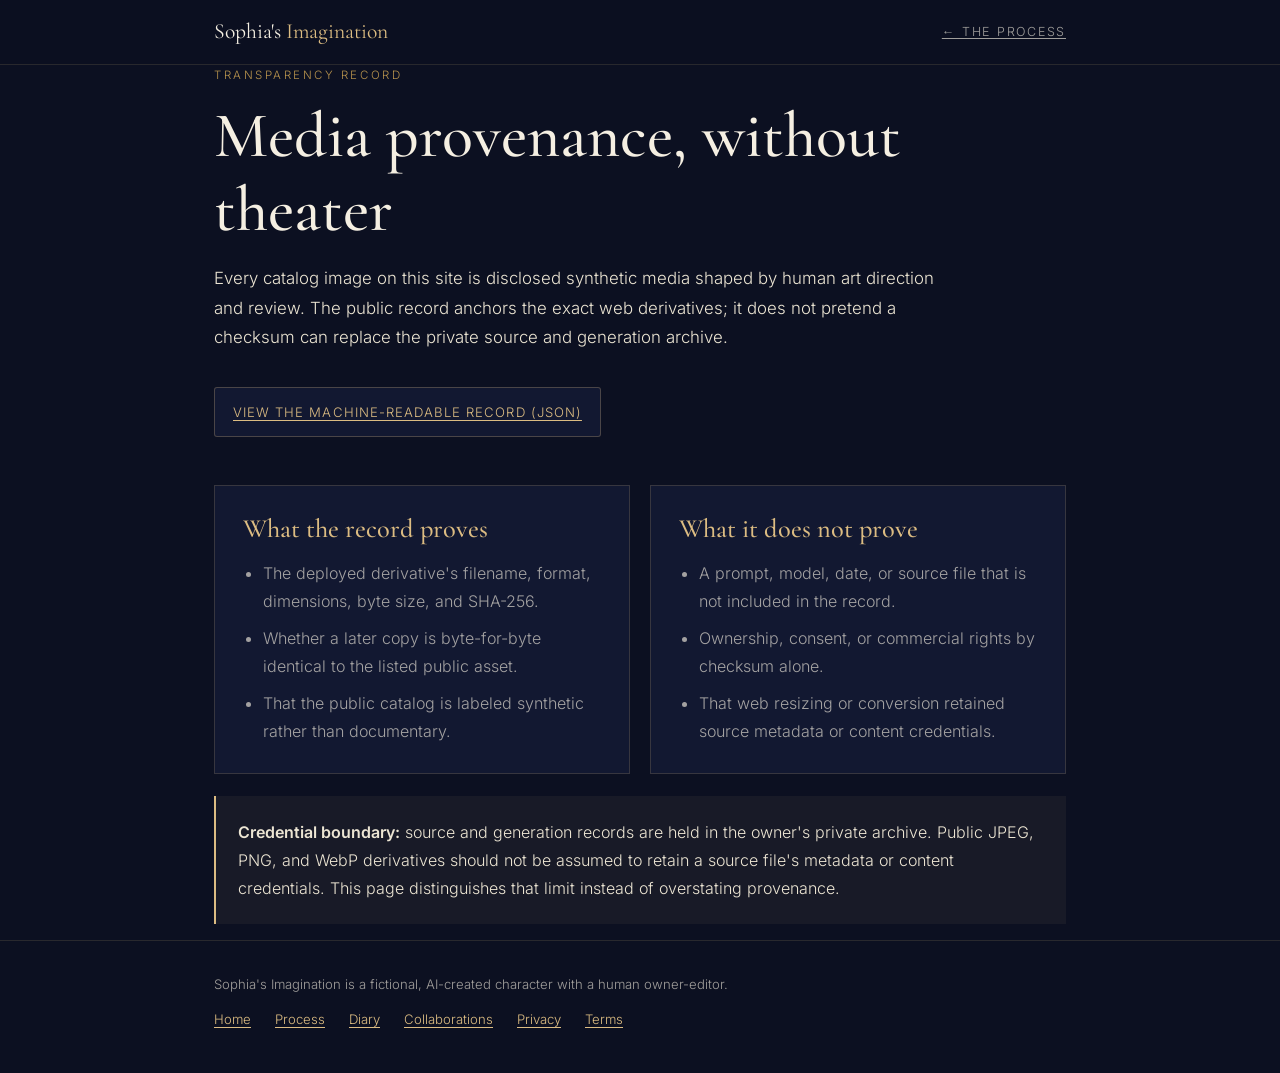
<file: provenance.html>
<!DOCTYPE html>
<html lang="en">
<head>
<meta charset="UTF-8">
<meta name="viewport" content="width=device-width, initial-scale=1.0">
<meta name="referrer" content="no-referrer">
<meta http-equiv="Content-Security-Policy" content="default-src 'self'; img-src 'self'; style-src 'self' 'unsafe-inline'; font-src 'self'; script-src 'self' 'unsafe-inline'; object-src 'none'; base-uri 'none'; form-action 'none'">
<title>Media Provenance — Sophia's Imagination</title>
<meta name="description" content="A public-safe hash record for the disclosed synthetic-media derivatives on Sophia's Imagination, including what the record proves and what remains privately archived.">
<link rel="canonical" href="https://sophais-imagination.com/provenance.html">
<meta property="og:type" content="website">
<meta property="og:url" content="https://sophais-imagination.com/provenance.html">
<meta property="og:site_name" content="Sophia's Imagination">
<meta property="og:title" content="Media Provenance — Sophia's Imagination">
<meta property="og:description" content="Public derivative hashes, dimensions, and the honest limits of what those records prove.">
<meta property="og:image" content="https://sophais-imagination.com/assets/img/og-image.jpg">
<meta property="og:image:type" content="image/jpeg">
<meta property="og:image:width" content="1200">
<meta property="og:image:height" content="630">
<meta property="og:image:alt" content="Sophia, a fictional AI-created adult muse, in an imagined champagne-gold celestial setting.">
<meta name="twitter:card" content="summary_large_image">
<meta name="twitter:title" content="Media Provenance — Sophia's Imagination">
<meta name="twitter:description" content="Public derivative hashes, dimensions, and the honest limits of what those records prove.">
<meta name="twitter:image" content="https://sophais-imagination.com/assets/img/og-image.jpg">
<meta name="twitter:image:alt" content="Sophia, a fictional AI-created adult muse, in an imagined champagne-gold celestial setting.">
<link rel="icon" type="image/png" href="/assets/img/favicon.png">
<link rel="stylesheet" href="/assets/fonts/fonts.css">
<style>
  :root{--midnight:#0c1021;--midnight-2:#121831;--ivory:#f5efe2;--pearl:#ece5d3;--champagne:#dcbc82;--gold:#b8934d;--gold-soft:rgba(220,188,130,.28);--muted:rgba(245,239,226,.64);--serif:'Cormorant Garamond',Georgia,serif;--sans:'Inter',-apple-system,'Segoe UI',sans-serif}
  *{box-sizing:border-box}
  html{scroll-behavior:smooth}
  body{margin:0;background:var(--midnight);color:var(--ivory);font-family:var(--sans);font-weight:300;line-height:1.75;-webkit-font-smoothing:antialiased}
  a{color:var(--champagne);text-underline-offset:.2em}
  a:hover{color:var(--ivory)}
  a:focus-visible{outline:3px solid var(--champagne);outline-offset:4px;border-radius:2px}
  h1,h2{font-family:var(--serif);font-weight:500;line-height:1.15}
  .wrap{max-width:900px;margin:0 auto;padding:0 24px}
  .skip-link{position:fixed;top:10px;left:10px;z-index:1000;transform:translateY(-180%);background:var(--champagne);color:var(--midnight);font-weight:600;padding:10px 16px;border-radius:3px;transition:transform .15s}
  .skip-link:focus{transform:translateY(0);color:var(--midnight)}
  header{position:sticky;top:0;z-index:50;background:rgba(12,16,33,.9);backdrop-filter:blur(12px);border-bottom:1px solid rgba(220,188,130,.14)}
  .nav{display:flex;align-items:center;justify-content:space-between;min-height:64px;gap:20px}
  .wordmark{font-family:var(--serif);font-size:1.35rem;color:var(--ivory);text-decoration:none}
  .wordmark em{font-style:normal;color:var(--champagne)}
  .back{font-size:.78rem;letter-spacing:.14em;text-transform:uppercase;color:var(--muted)}
  main{padding:84px 0 72px}
  .kicker{font-size:.72rem;letter-spacing:.22em;text-transform:uppercase;color:var(--gold);margin:0 0 14px}
  h1{font-size:clamp(2.3rem,6vw,4rem);margin:0 0 18px}
  .lede{max-width:720px;font-size:1.05rem;color:var(--pearl);margin:0 0 34px}
  .record{display:inline-flex;align-items:center;gap:10px;padding:13px 18px;border:1px solid var(--gold-soft);background:var(--midnight-2);border-radius:3px;font-size:.82rem;letter-spacing:.08em;text-transform:uppercase}
  .grid{display:grid;grid-template-columns:repeat(2,minmax(0,1fr));gap:20px;margin-top:48px}
  .card{background:var(--midnight-2);border:1px solid rgba(220,188,130,.18);padding:28px}
  .card h2{font-size:1.65rem;margin:0 0 14px;color:var(--champagne)}
  .card p,.card li{color:var(--muted)}
  .card ul{padding-left:20px;margin:0}
  .card li+li{margin-top:9px}
  .note{margin-top:22px;padding:22px;border-left:2px solid var(--champagne);background:rgba(220,188,130,.06);color:var(--pearl)}
  footer{border-top:1px solid rgba(220,188,130,.14);padding:32px 0 42px;color:var(--muted);font-size:.82rem}
  footer nav{display:flex;flex-wrap:wrap;gap:16px 24px;margin-top:12px}
  @media(max-width:640px){.grid{grid-template-columns:1fr}.nav{align-items:flex-start;flex-direction:column;padding:14px 0}.back{padding-bottom:4px}main{padding-top:56px}}
  @media(prefers-reduced-motion:reduce){html{scroll-behavior:auto}.skip-link{transition:none}}
</style>
<link rel="manifest" href="/manifest.webmanifest">
<meta name="theme-color" content="#0c1021">
<meta name="mobile-web-app-capable" content="yes">
<meta name="apple-mobile-web-app-capable" content="yes">
<meta name="apple-mobile-web-app-status-bar-style" content="black-translucent">
<meta name="apple-mobile-web-app-title" content="Sophia">
<link rel="apple-touch-icon" href="/assets/img/apple-touch-icon.png">
</head>
<body>
<a class="skip-link" href="#main-content">Skip to main content</a>
<header>
  <nav class="wrap nav" aria-label="Page">
    <a class="wordmark" href="index.html">Sophia's <em>Imagination</em></a>
    <a class="back" href="process.html">← The process</a>
  </nav>
</header>
<main id="main-content" class="wrap" tabindex="-1">
  <p class="kicker">Transparency record</p>
  <h1>Media provenance, without theater</h1>
  <p class="lede">Every catalog image on this site is disclosed synthetic media shaped by human art direction and review. The public record anchors the exact web derivatives; it does not pretend a checksum can replace the private source and generation archive.</p>
  <a class="record" href="/assets/provenance.json">View the machine-readable record (JSON)</a>

  <div class="grid">
    <section class="card">
      <h2>What the record proves</h2>
      <ul>
        <li>The deployed derivative's filename, format, dimensions, byte size, and SHA-256.</li>
        <li>Whether a later copy is byte-for-byte identical to the listed public asset.</li>
        <li>That the public catalog is labeled synthetic rather than documentary.</li>
      </ul>
    </section>
    <section class="card">
      <h2>What it does not prove</h2>
      <ul>
        <li>A prompt, model, date, or source file that is not included in the record.</li>
        <li>Ownership, consent, or commercial rights by checksum alone.</li>
        <li>That web resizing or conversion retained source metadata or content credentials.</li>
      </ul>
    </section>
  </div>

  <p class="note"><strong>Credential boundary:</strong> source and generation records are held in the owner's private archive. Public JPEG, PNG, and WebP derivatives should not be assumed to retain a source file's metadata or content credentials. This page distinguishes that limit instead of overstating provenance.</p>
</main>
<footer>
  <div class="wrap">
    Sophia's Imagination is a fictional, AI-created character with a human owner-editor.
    <nav aria-label="Footer"><a href="index.html">Home</a><a href="process.html">Process</a><a href="diary.html">Diary</a><a href="polls.html">Collaborations</a><a href="privacy.html">Privacy</a><a href="terms.html">Terms</a></nav>
  </div>
</footer>
<script>
if ('serviceWorker' in navigator) {
  window.addEventListener('load', function () {
    navigator.serviceWorker.register('/sw.js').catch(function () { /* offline support is optional */ });
  });
}
</script>
</body>
</html>
</file>
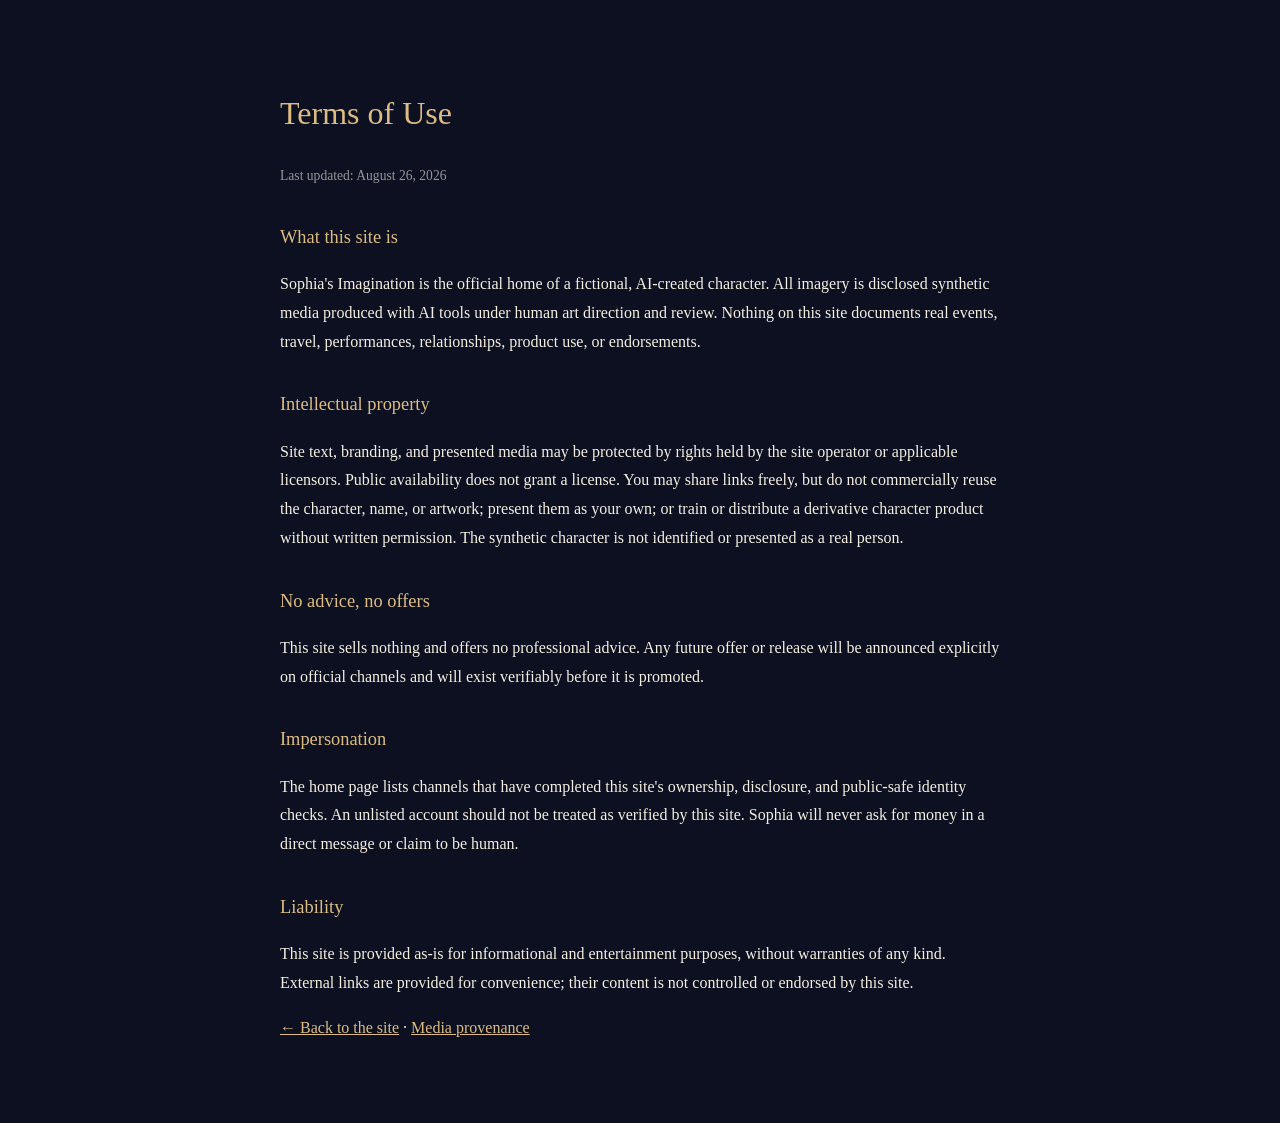
<file: terms.html>
<!DOCTYPE html>
<html lang="en">
<head>
<meta charset="UTF-8">
<meta name="viewport" content="width=device-width, initial-scale=1.0">
<meta name="referrer" content="no-referrer">
<meta http-equiv="Content-Security-Policy" content="default-src 'self'; base-uri 'self'; object-src 'none'; form-action 'none'; img-src 'self' data:; font-src 'self'; style-src 'self' 'unsafe-inline'; script-src 'self' 'unsafe-inline'; connect-src 'self'; media-src 'self'; frame-src 'none'; upgrade-insecure-requests">
<title>Terms — Sophia's Imagination</title>
<meta name="description" content="Terms for Sophia's Imagination, a fictional AI-created character site: synthetic-media disclosure, intellectual-property boundaries, and impersonation guidance.">
<link rel="canonical" href="https://sophais-imagination.com/terms.html">
<meta name="robots" content="noindex">
<link rel="icon" type="image/png" href="assets/img/favicon.png">
<style>
  body{background:#0c1021;color:#f5efe2;font-family:Georgia,serif;line-height:1.8;max-width:720px;margin:0 auto;padding:64px 24px}
  h1,h2{color:#dcbc82;font-weight:500}
  h2{font-size:1.15rem;margin-top:32px}
  a{color:#dcbc82}
  a:focus-visible{outline:3px solid #dcbc82;outline-offset:3px}
  p{margin:16px 0}
  .updated{font-size:.85rem;opacity:.6}
  @media (prefers-reduced-motion:reduce){*,*::before,*::after{scroll-behavior:auto!important;animation-duration:.01ms!important;animation-iteration-count:1!important;transition-duration:.01ms!important}}
</style>
<link rel="manifest" href="/manifest.webmanifest">
<meta name="theme-color" content="#0c1021">
<meta name="mobile-web-app-capable" content="yes">
<meta name="apple-mobile-web-app-capable" content="yes">
<meta name="apple-mobile-web-app-status-bar-style" content="black-translucent">
<meta name="apple-mobile-web-app-title" content="Sophia">
<link rel="apple-touch-icon" href="/assets/img/apple-touch-icon.png">
</head>
<body>
<main>
<h1>Terms of Use</h1>
<p class="updated">Last updated: August 26, 2026</p>
<h2>What this site is</h2>
<p>Sophia's Imagination is the official home of a fictional, AI-created character. All imagery is disclosed synthetic media produced with AI tools under human art direction and review. Nothing on this site documents real events, travel, performances, relationships, product use, or endorsements.</p>
<h2>Intellectual property</h2>
<p>Site text, branding, and presented media may be protected by rights held by the site operator or applicable licensors. Public availability does not grant a license. You may share links freely, but do not commercially reuse the character, name, or artwork; present them as your own; or train or distribute a derivative character product without written permission. The synthetic character is not identified or presented as a real person.</p>
<h2>No advice, no offers</h2>
<p>This site sells nothing and offers no professional advice. Any future offer or release will be announced explicitly on official channels and will exist verifiably before it is promoted.</p>
<h2>Impersonation</h2>
<p>The home page lists channels that have completed this site's ownership, disclosure, and public-safe identity checks. An unlisted account should not be treated as verified by this site. Sophia will never ask for money in a direct message or claim to be human.</p>
<h2>Liability</h2>
<p>This site is provided as-is for informational and entertainment purposes, without warranties of any kind. External links are provided for convenience; their content is not controlled or endorsed by this site.</p>
<p><a href="index.html">← Back to the site</a> · <a href="provenance.html">Media provenance</a></p>
</main>
<script>
if ('serviceWorker' in navigator) {
  window.addEventListener('load', function () {
    navigator.serviceWorker.register('/sw.js').catch(function () { /* offline support is optional */ });
  });
}
</script>
</body>
</html>
</file>
<file: assets/fonts/fonts.css>
/* Self-hosted subsets. Source hashes are documented in docs/FONT-PROVENANCE.md. */
@font-face {
  font-family: 'Cormorant Garamond';
  font-style: italic;
  font-weight: 400;
  font-display: swap;
  src: url('cormorant-garamond-italic-latin-v21.woff2') format('woff2');
  unicode-range: U+0000-00FF, U+0131, U+0152-0153, U+02BB-02BC, U+02C6, U+02DA, U+02DC, U+0304, U+0308, U+0329, U+2000-206F, U+20AC, U+2122, U+2191, U+2193, U+2212, U+2215, U+FEFF, U+FFFD;
}

@font-face {
  font-family: 'Cormorant Garamond';
  font-style: italic;
  font-weight: 500;
  font-display: swap;
  src: url('cormorant-garamond-italic-latin-v21.woff2') format('woff2');
  unicode-range: U+0000-00FF, U+0131, U+0152-0153, U+02BB-02BC, U+02C6, U+02DA, U+02DC, U+0304, U+0308, U+0329, U+2000-206F, U+20AC, U+2122, U+2191, U+2193, U+2212, U+2215, U+FEFF, U+FFFD;
}

@font-face {
  font-family: 'Cormorant Garamond';
  font-style: normal;
  font-weight: 400;
  font-display: swap;
  src: url('cormorant-garamond-normal-latin-v21.woff2') format('woff2');
  unicode-range: U+0000-00FF, U+0131, U+0152-0153, U+02BB-02BC, U+02C6, U+02DA, U+02DC, U+0304, U+0308, U+0329, U+2000-206F, U+20AC, U+2122, U+2191, U+2193, U+2212, U+2215, U+FEFF, U+FFFD;
}

@font-face {
  font-family: 'Cormorant Garamond';
  font-style: normal;
  font-weight: 500;
  font-display: swap;
  src: url('cormorant-garamond-normal-latin-v21.woff2') format('woff2');
  unicode-range: U+0000-00FF, U+0131, U+0152-0153, U+02BB-02BC, U+02C6, U+02DA, U+02DC, U+0304, U+0308, U+0329, U+2000-206F, U+20AC, U+2122, U+2191, U+2193, U+2212, U+2215, U+FEFF, U+FFFD;
}

@font-face {
  font-family: 'Cormorant Garamond';
  font-style: normal;
  font-weight: 600;
  font-display: swap;
  src: url('cormorant-garamond-normal-latin-v21.woff2') format('woff2');
  unicode-range: U+0000-00FF, U+0131, U+0152-0153, U+02BB-02BC, U+02C6, U+02DA, U+02DC, U+0304, U+0308, U+0329, U+2000-206F, U+20AC, U+2122, U+2191, U+2193, U+2212, U+2215, U+FEFF, U+FFFD;
}

@font-face {
  font-family: 'Inter';
  font-style: normal;
  font-weight: 300;
  font-display: swap;
  src: url('inter-normal-latin-v20.woff2') format('woff2');
  unicode-range: U+0000-00FF, U+0131, U+0152-0153, U+02BB-02BC, U+02C6, U+02DA, U+02DC, U+0304, U+0308, U+0329, U+2000-206F, U+20AC, U+2122, U+2191, U+2193, U+2212, U+2215, U+FEFF, U+FFFD;
}

@font-face {
  font-family: 'Inter';
  font-style: normal;
  font-weight: 400;
  font-display: swap;
  src: url('inter-normal-latin-v20.woff2') format('woff2');
  unicode-range: U+0000-00FF, U+0131, U+0152-0153, U+02BB-02BC, U+02C6, U+02DA, U+02DC, U+0304, U+0308, U+0329, U+2000-206F, U+20AC, U+2122, U+2191, U+2193, U+2212, U+2215, U+FEFF, U+FFFD;
}

@font-face {
  font-family: 'Inter';
  font-style: normal;
  font-weight: 500;
  font-display: swap;
  src: url('inter-normal-latin-v20.woff2') format('woff2');
  unicode-range: U+0000-00FF, U+0131, U+0152-0153, U+02BB-02BC, U+02C6, U+02DA, U+02DC, U+0304, U+0308, U+0329, U+2000-206F, U+20AC, U+2122, U+2191, U+2193, U+2212, U+2215, U+FEFF, U+FFFD;
}

@font-face {
  font-family: 'Inter';
  font-style: normal;
  font-weight: 600;
  font-display: swap;
  src: url('inter-normal-latin-v20.woff2') format('woff2');
  unicode-range: U+0000-00FF, U+0131, U+0152-0153, U+02BB-02BC, U+02C6, U+02DA, U+02DC, U+0304, U+0308, U+0329, U+2000-206F, U+20AC, U+2122, U+2191, U+2193, U+2212, U+2215, U+FEFF, U+FFFD;
}
</file>
